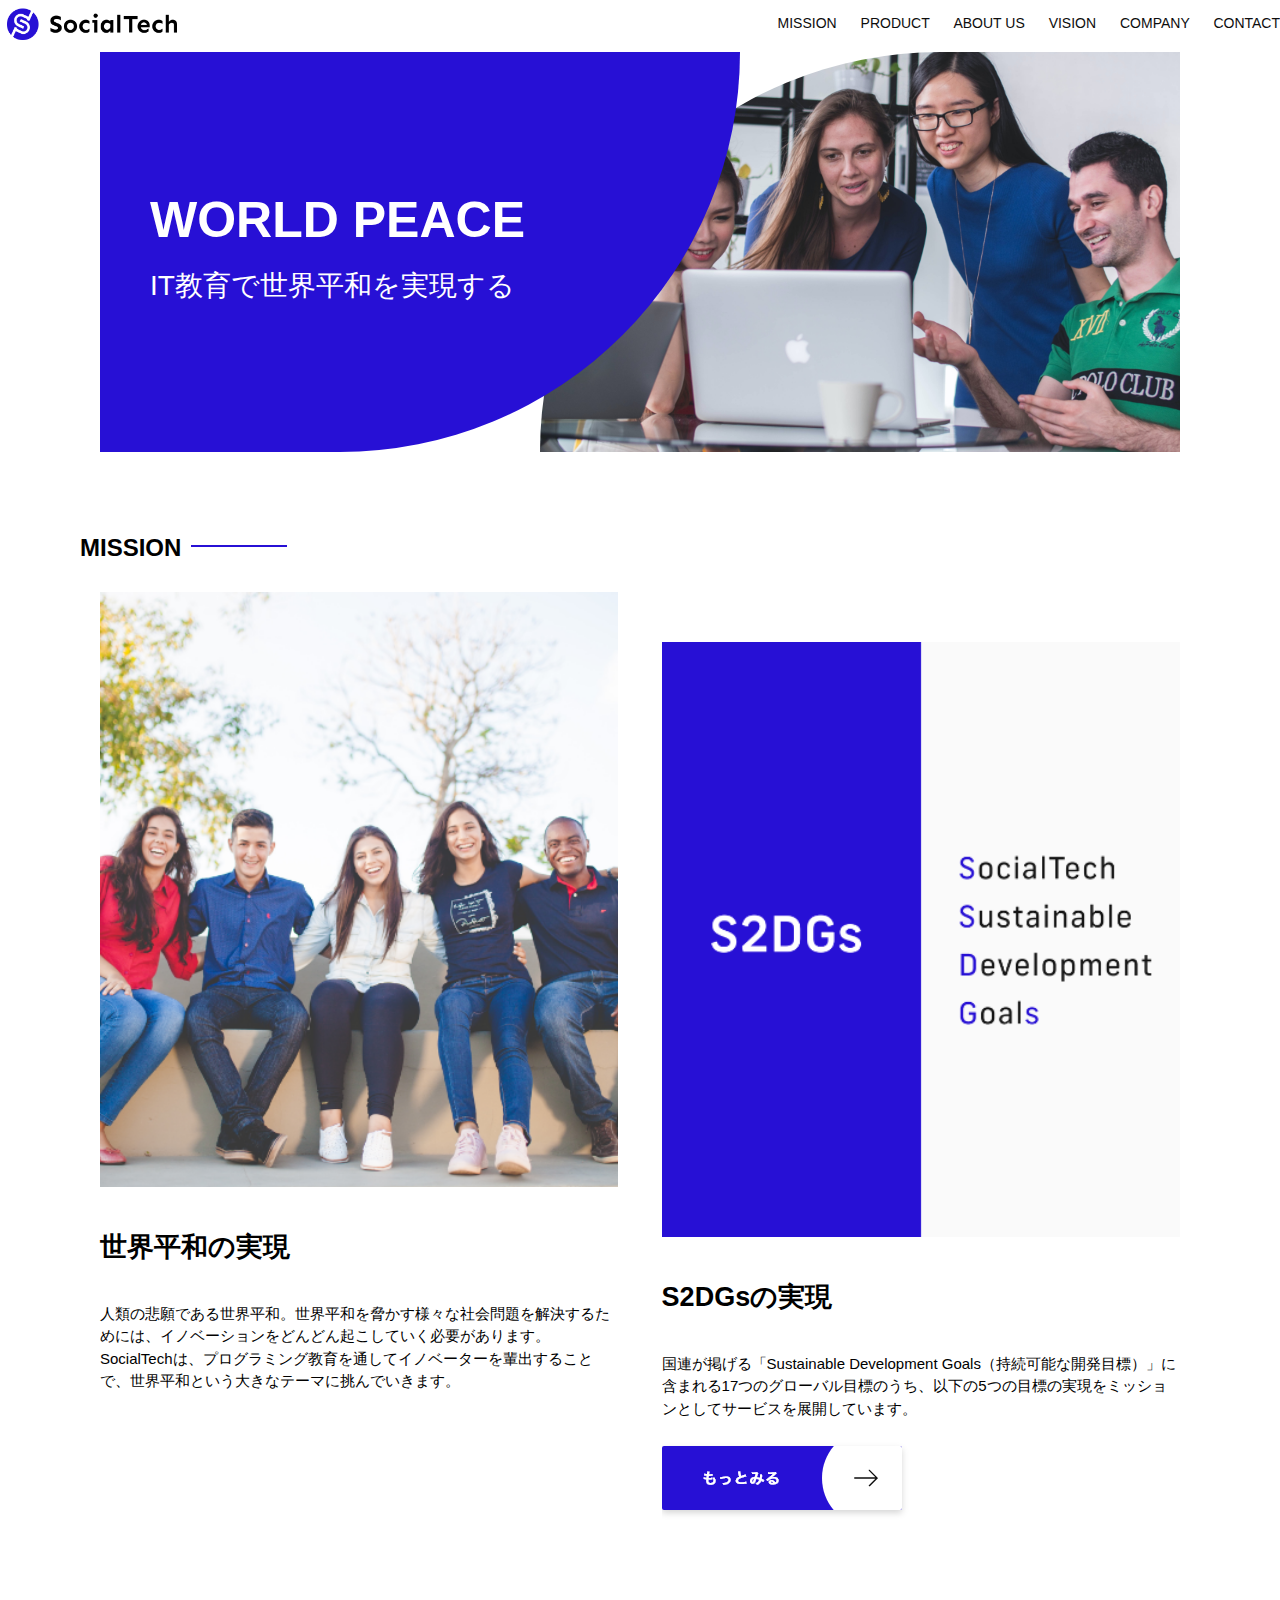
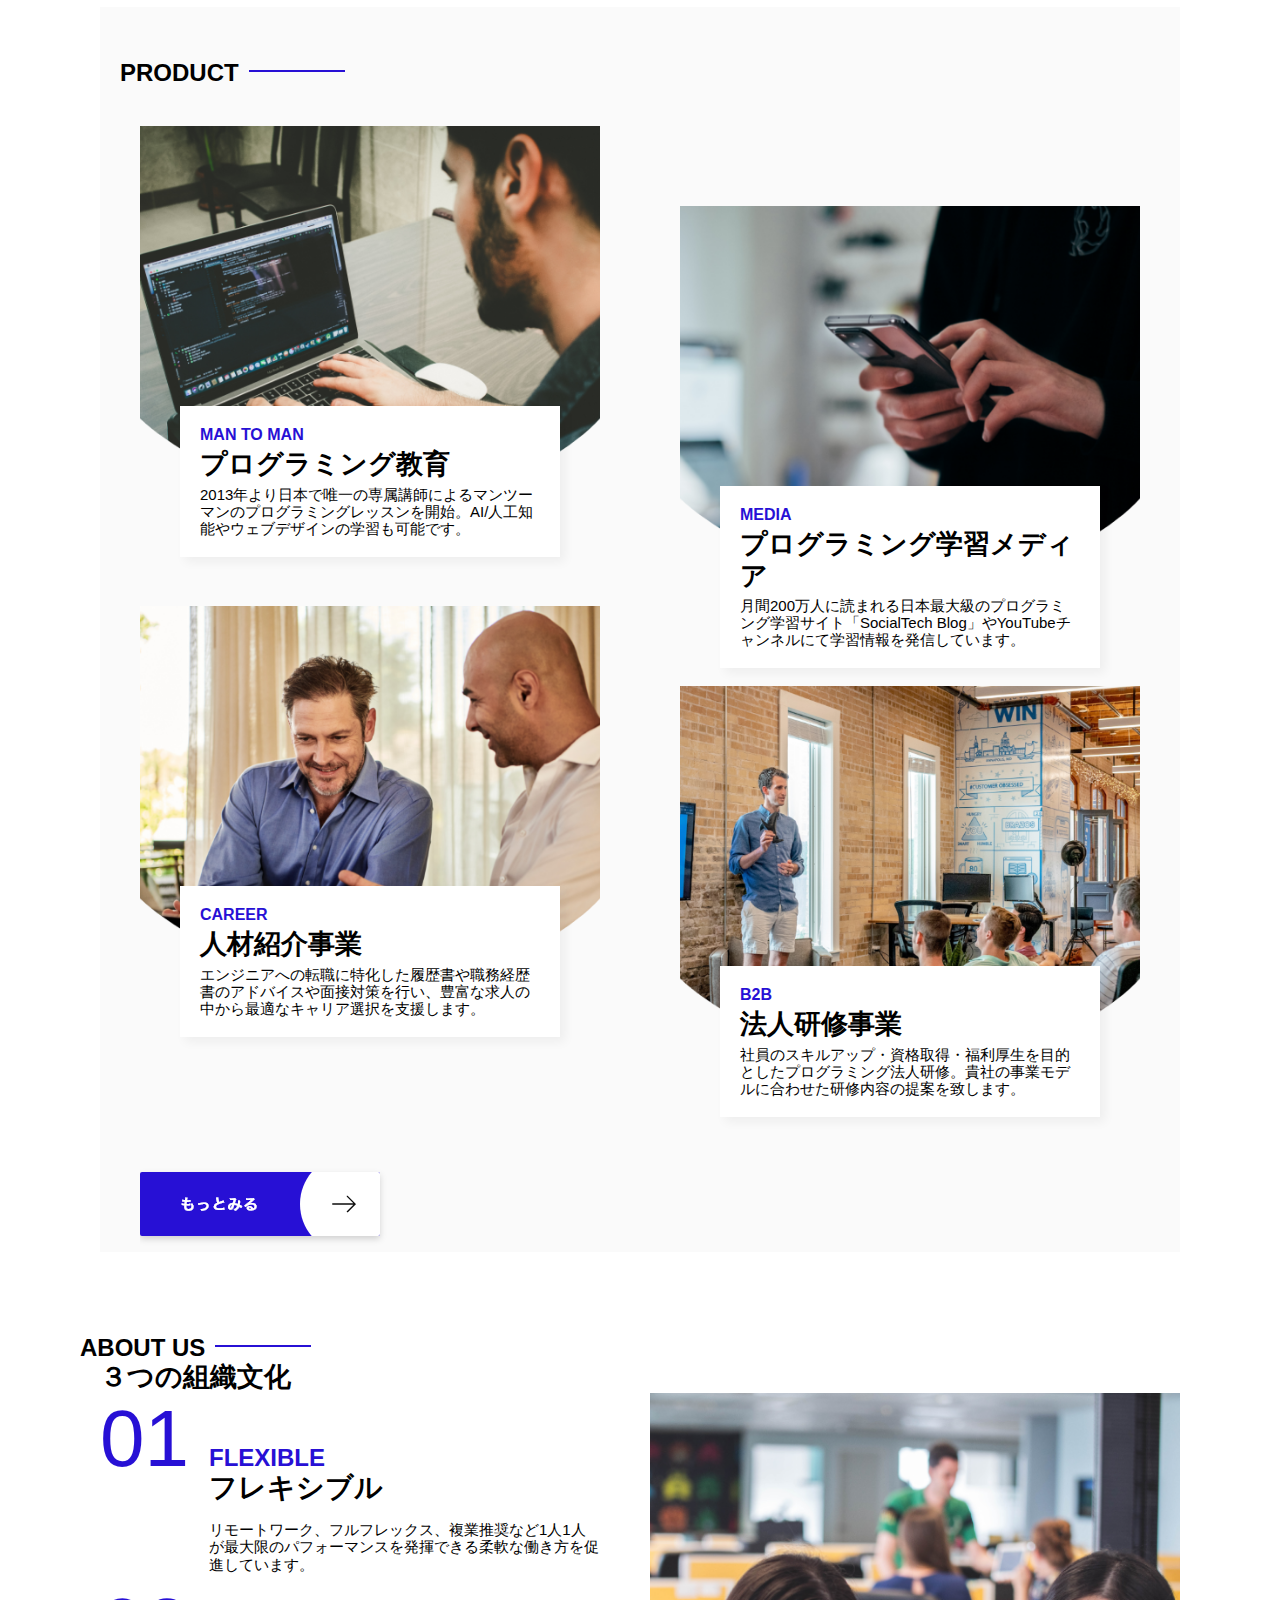
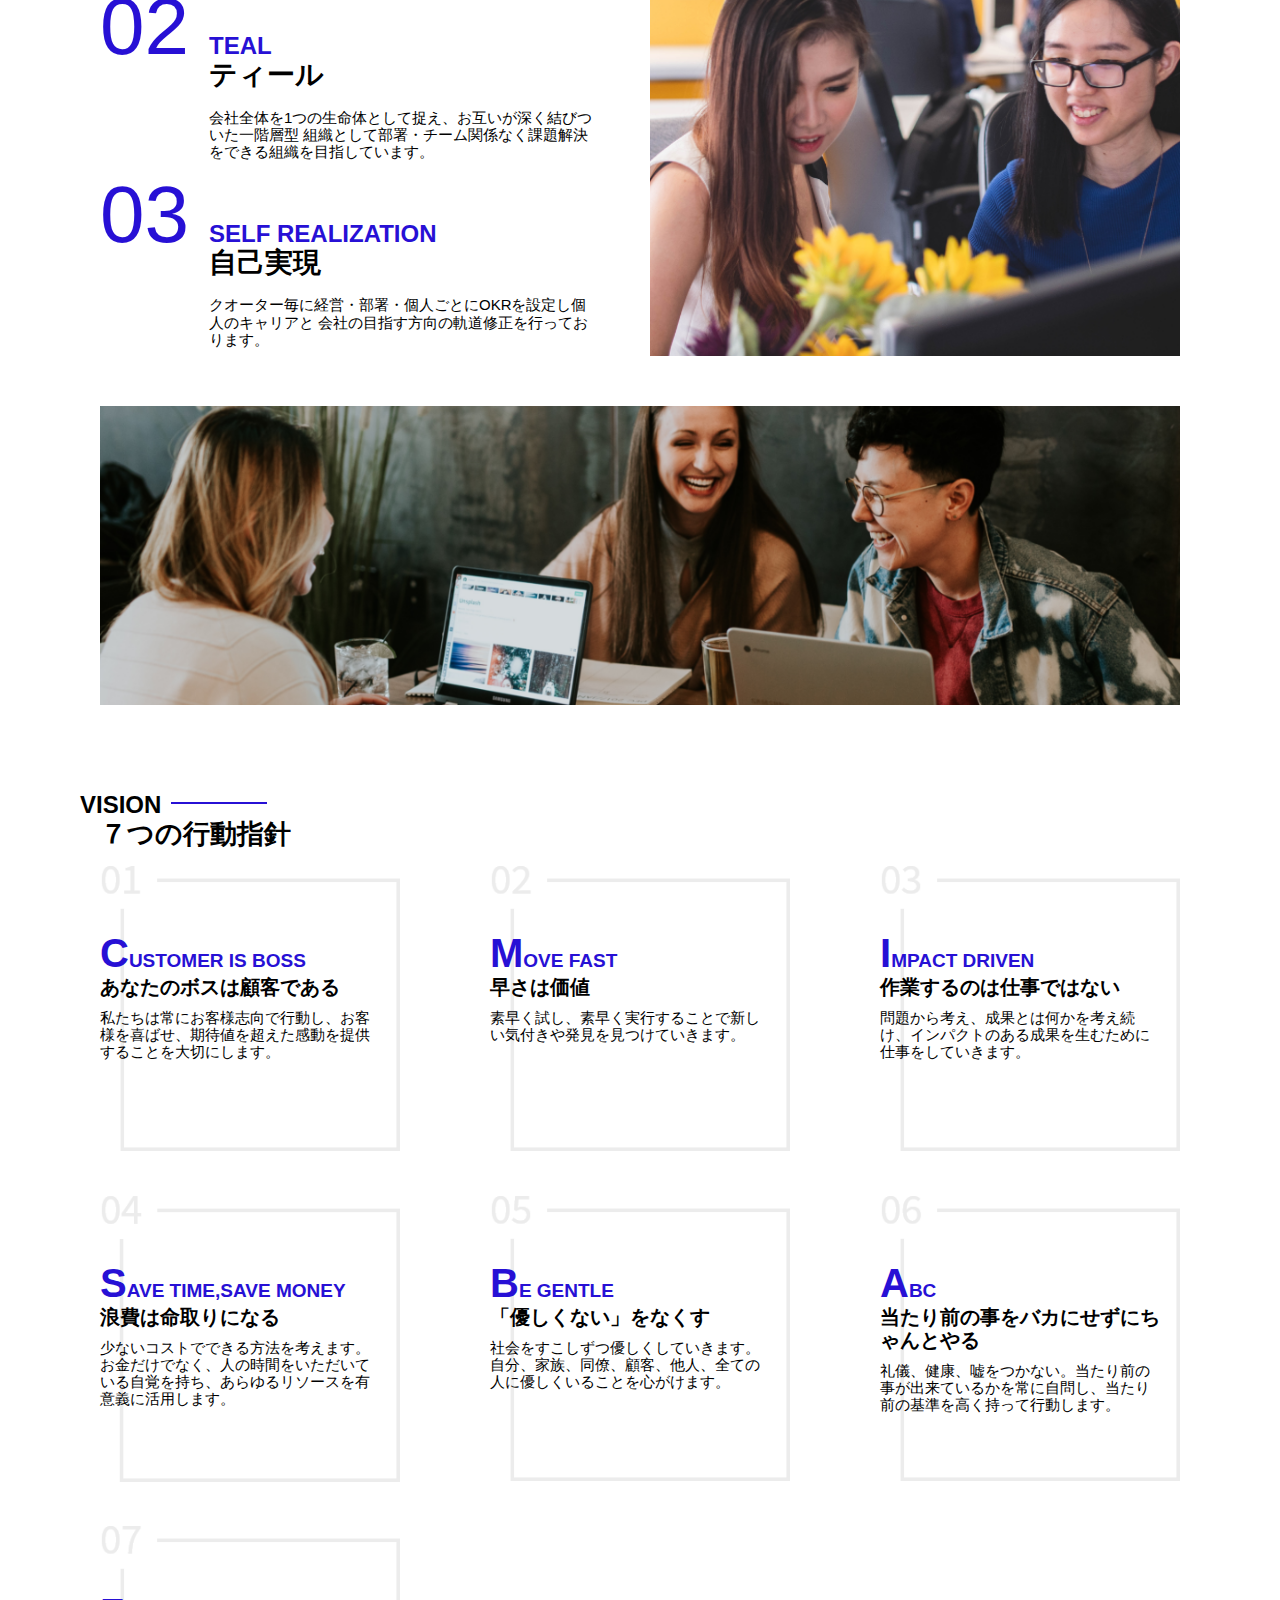
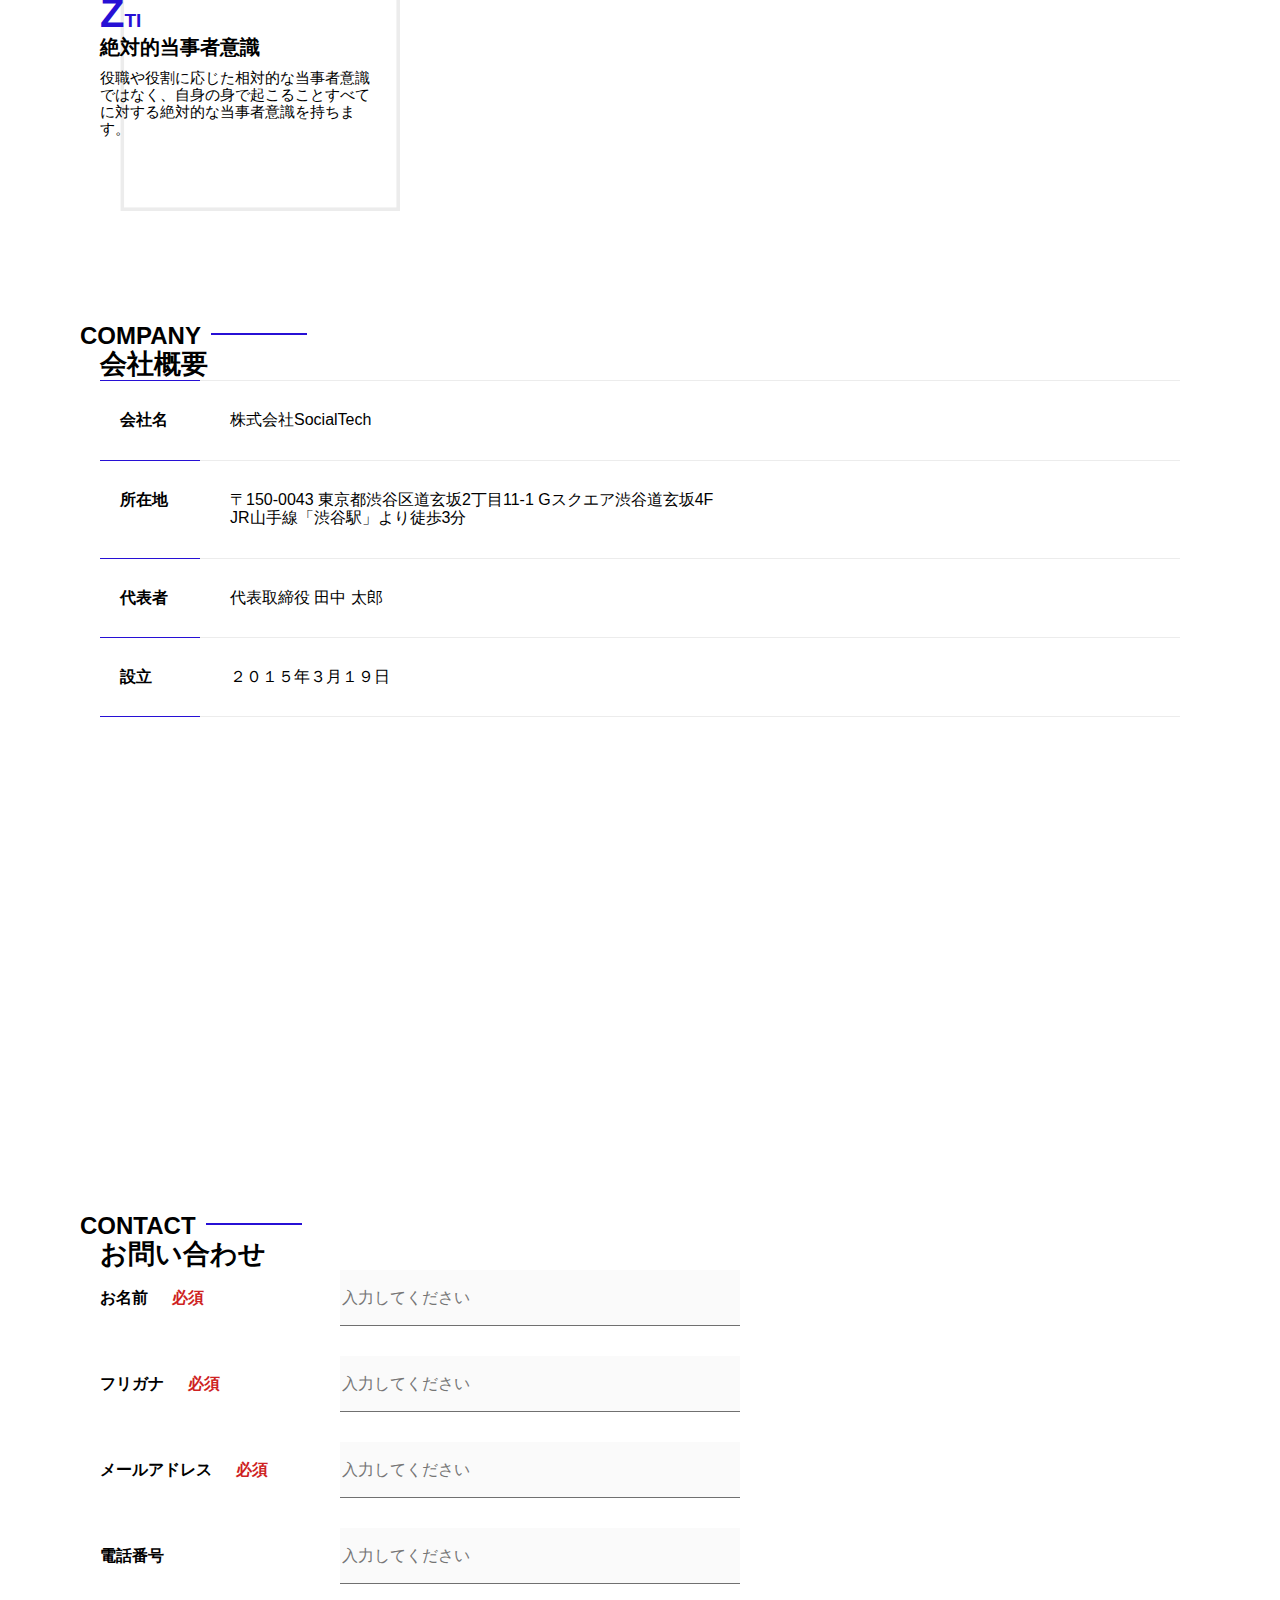
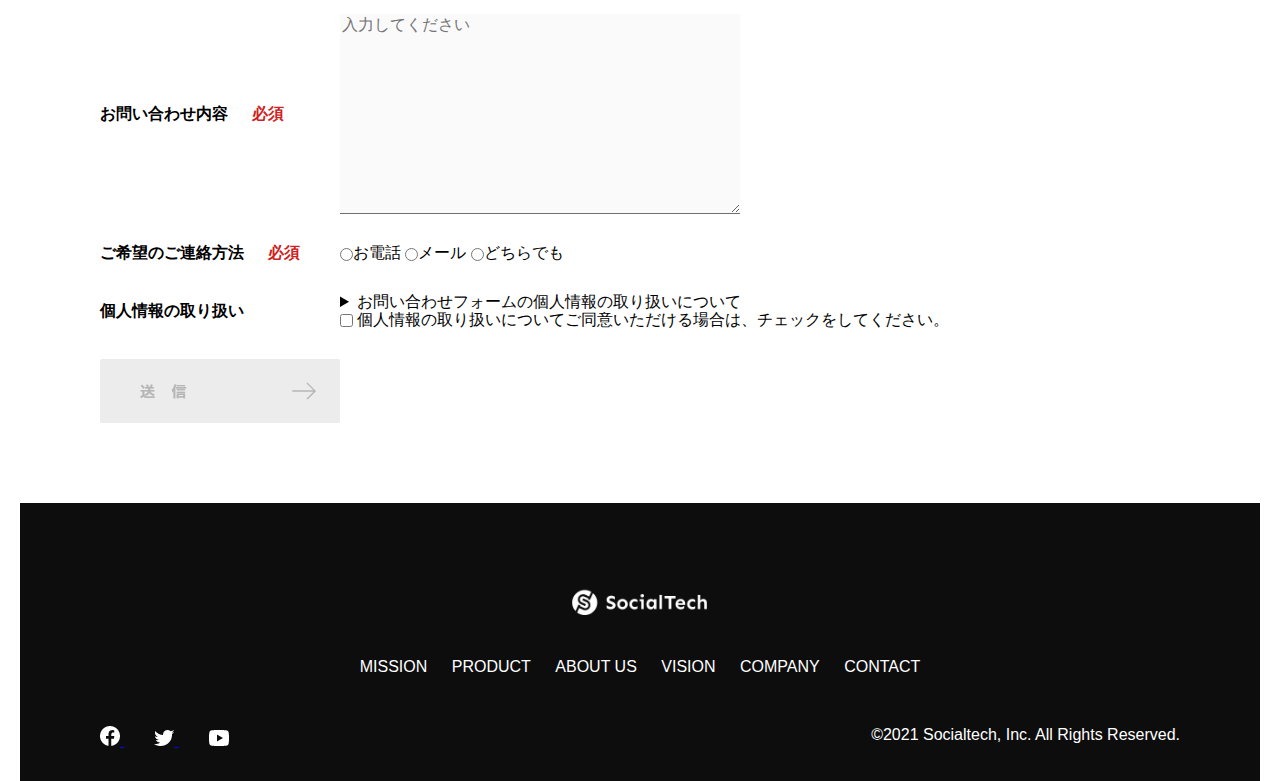
<file: socialtech/index.html>
<!DOCTYPE html>
<html lang="ja">
  <head>
    <title>SocialTech</title>
    <meta
      name="description"
      content="SocialTechはEdtTech業界のリーディングカンパニーを目指します。" />
    <meta charset="UTF-8" />
    <meta name="viewport" content="width=device-width,initial-scale=1.0" />
    <link rel="stylesheet" href="reset-normalize.css" />
    <link rel="stylesheet" href="style.css" />
    <link rel="stylesheet" href="mission_style.css" />
  </head>
  <body>
    <!-- ヘッダー -->
    <header>
      <!-- ロゴ -->
      <a href="index.html" id="logo"><img src="logo.png" alt="トップページに戻る" /></a>

      <!-- PC用ナビゲーション -->
      <nav id="nav-pc">
        <a href="mission.html">MISSION</a>
        <a href="product.html">PRODUCT</a>
        <a href="index.html#aboutus">ABOUT US</a>
        <a href="index.html#vision">VISION</a>
        <a href="index.html#company">COMPANY</a>
        <a href="index.html#contact">CONTACT</a>
      </nav>
      <!-- スマホ用メニューボタン -->
      <img
        id="menu-sp"
        src="button-menu.png"
        alt="ナビゲーションを開く"
        onclick="document.getElementById('nav-sp').style.display='block'" />
      <!-- スマホ用ナビゲーション -->
      <nav id="nav-sp">
        <img
          id="close"
          src="button-close.png"
          alt="ナビゲーションを閉じる"
          onclick="document.getElementById('nav-sp').style.display='none'" />
        <a
          id="logo-sp"
          href="index.html"
          onclick="document.getElementById('nav-sp').style.display='none'">
          <img src="logo-sp.png" alt="トップページに戻る" />
        </a>
        <a
          class="menu"
          href="mission.html"
          onclick="document.getElementById('nav-sp').style.display='none'">
          MISSION
        </a>
        <a
          class="menu"
          href="product.html"
          onclick="document.getElementById('nav-sp').style.display='none'">
          PRODUCT
        </a>
        <a
          class="menu"
          href="index.html#aboutus"
          onclick="document.getElementById('nav-sp').style.display='none'">
          ABOUT US
        </a>
        <a
          class="menu"
          href="index.html#vision"
          onclick="document.getElementById('nav-sp').style.display='none'">
          VISION
        </a>
        <a
          class="menu"
          href="index.html#company"
          onclick="document.getElementById('nav-sp').style.display='none'">
          COMPANY
        </a>
        <a
          class="menu"
          href="index.html#contact"
          onclick="document.getElementById('nav-sp').style.display='none'">
          CONTACT
        </a>
        <div id="sns">
          <a href="https://www.facebook.com/sejuku2013">
            <img src="button-facebook.png" alt="Facebookのリンク" />
          </a>
          <a href="https://twitter.com/samuraijuku">
            <img src="button-twitter.png" alt="Twitterのリンク" />
          </a>
          <a href="https://www.youtube.com/channel/UCCFOQO5aDK0xXam4cUQXT8g">
            <img src="button-youtube.png" alt="YouTubeのリンク" />
          </a>
        </div>
      </nav>
    </header>

    <!-- メインコンテンツ -->
    <main>
      <article class="container">
        <!-- メインビジュアル -->
        <section id="main-visual">
          <div id="main-message">
            <h1>WORLD PEACE</h1>
            <p>IT教育で世界平和を実現する</p>
          </div>
          <img src="index/index-main.png" alt="PCの周りに集まる多国籍の仲間たち" />
        </section>

        <!-- ミッション -->
        <section id="mission">
          <h2 class="index-h2">MISSION</h2>
          <div id="mission-flex">
            <div>
              <img
                id="mission-photo"
                src="index/index-mission.png"
                alt="屋外のベンチで写真を撮影する多国籍の仲間たち" />
              <h3>世界平和の実現</h3>
              <p>
                人類の悲願である世界平和。世界平和を脅かす様々な社会問題を解決するためには、イノベーションをどんどん起こしていく必要があります。SocialTechは、プログラミング教育を通してイノベーターを輩出することで、世界平和という大きなテーマに挑んでいきます。
              </p>
            </div>

            <div>
              <img id="s2dgs" src="index/s2dgs.png" alt="S2DGs" />
              <h3>S2DGsの実現</h3>
              <p>
                国連が掲げる「Sustainable Development
                Goals（持続可能な開発目標）」に含まれる17つのグローバル目標のうち、以下の5つの目標の実現をミッションとしてサービスを展開しています。
              </p>
              <a href="mission.html">
                <img src="button-more.png" alt="もっとみる" />
              </a>
            </div>
          </div>
        </section>

        <!-- プロダクト -->
        <section id="product">
          <h2 class="index-h2">PRODUCT</h2>
          <div class="product-flex">
            <div id="product-left">
              <div>
                <img
                  class="product-photo"
                  src="index/index-mantoman.png"
                  alt="PCでコードを書く男性" />
                <div class="product-explain">
                  <span>MAN TO MAN</span>
                  <h3>プログラミング教育</h3>
                  <p>
                    2013年より日本で唯一の専属講師によるマンツーマンのプログラミングレッスンを開始。AI/人工知能やウェブデザインの学習も可能です。
                  </p>
                </div>
              </div>
              <div>
                <img
                  class="product-photo"
                  src="index/index-career.png"
                  alt="笑顔で話し合う2人の男性" />
                <div class="product-explain">
                  <span>CAREER</span>
                  <h3>人材紹介事業</h3>
                  <p>
                    エンジニアへの転職に特化した履歴書や職務経歴書のアドバイスや面接対策を行い、豊富な求人の中から最適なキャリア選択を支援します。
                  </p>
                </div>
              </div>
            </div>

            <div id="product-right">
              <div>
                <img
                  class="product-photo"
                  src="index/index-media.png"
                  alt="スマートフォンを操作する人" />
                <div class="product-explain">
                  <span>MEDIA</span>
                  <h3>プログラミング学習メディア</h3>
                  <p>
                    月間200万人に読まれる日本最大級のプログラミング学習サイト「SocialTech
                    Blog」やYouTubeチャンネルにて学習情報を発信しています。
                  </p>
                </div>
              </div>
              <div>
                <img
                  class="product-photo"
                  src="index/index-b2b.png"
                  alt="講演中の男性とそれを聴く人々" />
                <div class="product-explain">
                  <span>B2B</span>
                  <h3>法人研修事業</h3>
                  <p>
                    社員のスキルアップ・資格取得・福利厚生を目的としたプログラミング法人研修。貴社の事業モデルに合わせた研修内容の提案を致します。
                  </p>
                </div>
              </div>
            </div>
          </div>
          <div>
            <a id="product-more" href="product.html">
              <img src="button-more.png" alt="もっとみる" />
            </a>
          </div>
        </section>

        <!-- ABOUT US -->
        <section id="aboutus">
          <h2 class="index-h2">ABOUT US</h2>
          <h3>３つの組織文化</h3>
          <div>
            <table class="culture-table">
              <tr>
                <td>
                  <span class="culture-num">01</span>
                </td>
                <td>
                  <span class="culture-en">FLEXIBLE</span>
                  <span class="culture-jp">フレキシブル</span>
                </td>
              </tr>
              <tr>
                <td>
                  <!-- 空白のセル -->
                </td>
                <td>
                  <p class="culture-descroption">
                    リモートワーク、フルフレックス、複業推奨など1人1人が最大限のパフォーマンスを発揮できる柔軟な働き方を促進しています。
                  </p>
                </td>
              </tr>
              <tr>
                <td>
                  <span class="culture-num">02</span>
                </td>
                <td>
                  <span class="culture-en">TEAL</span>
                  <span class="culture-jp">ティール</span>
                </td>
              </tr>
              <tr>
                <td>
                  <!-- 空白のセル -->
                </td>
                <td>
                  <p class="culture-descroption">
                    会社全体を1つの生命体として捉え、お互いが深く結びついた一階層型
                    組織として部署・チーム関係なく課題解決をできる組織を目指しています。
                  </p>
                </td>
              </tr>
              <tr>
                <td>
                  <span class="culture-num">03</span>
                </td>
                <td>
                  <span class="culture-en">SELF REALIZATION</span>
                  <span class="culture-jp">自己実現</span>
                </td>
              </tr>
              <tr>
                <td>
                  <!-- 空白のセル -->
                </td>
                <td>
                  <p class="culture-descroption">
                    クオーター毎に経営・部署・個人ごとにOKRを設定し個人のキャリアと
                    会社の目指す方向の軌道修正を行っております。
                  </p>
                </td>
              </tr>
            </table>
            <img id="culture-img1" src="index/index-aboutus1.png" alt="笑顔で話し合う2人の女性" />
          </div>
          <img id="culture-img2" src="index/index-aboutus2.png" alt="笑顔で話し合う2人の女性" />
        </section>

        <!-- VISION -->
        <section id="vision">
          <h2 class="index-h2">VISION</h2>
          <h3>７つの行動指針</h3>
          <div>
            <div class="vision-box">
              <img src="index/vision-01.png" alt="01" />
              <span>
                <h4>CUSTOMER IS BOSS</h4>
                <h5>あなたのボスは顧客である</h5>
                <p>
                  私たちは常にお客様志向で行動し、お客様を喜ばせ、期待値を超えた感動を提供することを大切にします。
                </p>
              </span>
            </div>
            <div class="vision-box">
              <img src="index/vision-02.png" alt="02" />
              <span>
                <h4>MOVE FAST</h4>
                <h5>早さは価値</h5>
                <p>素早く試し、素早く実行することで新しい気付きや発見を見つけていきます。</p>
              </span>
            </div>
            <div class="vision-box">
              <img src="index/vision-03.png" alt="03" />
              <span>
                <h4>IMPACT DRIVEN</h4>
                <h5>作業するのは仕事ではない</h5>
                <p>
                  問題から考え、成果とは何かを考え続け、インパクトのある成果を生むために仕事をしていきます。
                </p>
              </span>
            </div>
            <div class="vision-box">
              <img src="index/vision-04.png" alt="04" />
              <span>
                <h4>SAVE TIME,SAVE MONEY</h4>
                <h5>浪費は命取りになる</h5>
                <p>
                  少ないコストでできる方法を考えます。お金だけでなく、人の時間をいただいている自覚を持ち、あらゆるリソースを有意義に活用します。
                </p>
              </span>
            </div>
            <div class="vision-box">
              <img src="index/vision-05.png" alt="05" />
              <span>
                <h4>BE GENTLE</h4>
                <h5>「優しくない」をなくす</h5>
                <p>
                  社会をすこしずつ優しくしていきます。自分、家族、同僚、顧客、他人、全ての人に優しくいることを心がけます。
                </p>
              </span>
            </div>
            <div class="vision-box">
              <img src="index/vision-06.png" alt="06" />
              <span>
                <h4>ABC</h4>
                <h5>当たり前の事をバカにせずにちゃんとやる</h5>
                <p>
                  礼儀、健康、嘘をつかない。当たり前の事が出来ているかを常に自問し、当たり前の基準を高く持って行動します。
                </p>
              </span>
            </div>
            <div class="vision-box">
              <img src="index/vision-07.png" alt="07" />
              <span>
                <h4>ZTI</h4>
                <h5>絶対的当事者意識</h5>
                <p>
                  役職や役割に応じた相対的な当事者意識ではなく、自身の身で起こることすべてに対する絶対的な当事者意識を持ちます。
                </p>
              </span>
            </div>
          </div>
        </section>

        <!-- COMPANY -->
        <section id="company">
          <h2 class="index-h2">COMPANY</h2>
          <h3>会社概要</h3>
          <table id="company-table">
            <tr>
              <th class="tableheadder-first">会社名</th>
              <td class="cell-first">株式会社SocialTech</td>
            </tr>
            <tr>
              <th class="tableheadder">所在地</th>
              <td class="cell">
                〒150-0043 東京都渋谷区道玄坂2丁目11-1 Gスクエア渋谷道玄坂4F<br />JR山手線「渋谷駅」より徒歩3分
              </td>
            </tr>
            <tr>
              <th class="tableheadder">代表者</th>
              <td class="cell">代表取締役 田中 太郎</td>
            </tr>
            <tr>
              <th class="tableheadder">設立</th>
              <td class="cell">２０１５年３月１９日</td>
            </tr>
          </table>
          <iframe
            src="https://www.google.com/maps/embed?pb=!1m18!1m12!1m3!1d6483.500926183388!2d139.6983447!3d35.6585192!2m3!1f0!2f0!3f0!3m2!1i1024!2i768!4f13.1!3m3!1m2!1s0x60188ca992d6d86f%3A0x3cb8d19be083787!2z44CSMTUwLTAwNDM!5e0!3m2!1sja!2sjp!4v1676100847242!5m2!1sja!2sjp"
            width="600"
            height="450"
            style="border: 0"
            allowfullscreen=""
            loading="lazy"
            referrerpolicy="no-referrer-when-downgrade">
          </iframe>
        </section>

        <!-- CONTACT -->
        <section id="contact">
          <h2 class="index-h2">CONTACT</h2>
          <h3>お問い合わせ</h3>
          <!-- STATIC FORMSのフォームタグ -->
          <form action="https://api.staticforms.xyz/submit" method="post">
            <!-- スパム保護 -->
            <input type="text" name="honeypot" style="display: none" />
            <!-- STATIC FORMSのアクセスキー -->
            <input type="hidden" name="accessKey" value="f3ac40f7-c999-4bca-9959-da118b30fbce" />
            <!--メールのタイトル-->
            <input type="hidden" name="subject" value="お問い合わせフォーム" />
            <!-- 送信先のメールアドレスをvalueに設定する -->
            <input type="hidden" name="replyTo" value="moonlightboy7s@yahoo.co.jp" />
            <!-- redirectToのURLは公開後のURLへリンクする -->
            <input type="hidden" name="redirectTo" value="" />

            <div>
              <div class="contact-heading">
                <label class="contact-label"
                  >お名前
                  <span class="contact-span">必須</span>
                </label>
              </div>
              <div class="contact-textbox">
                <input
                  type="text"
                  name="name"
                  placeholder="入力してください"
                  class="contact-textbox" />
              </div>
            </div>
            <div>
              <div class="contact-heading">
                <label class="contact-label"
                  >フリガナ
                  <span class="contact-span">必須</span>
                </label>
              </div>
              <div class="contact-textbox">
                <input
                  type="text"
                  name="kana"
                  placeholder="入力してください"
                  class="contact-textbox" />
              </div>
            </div>
            <div>
              <div class="contact-heading">
                <label class="contact-label"
                  >メールアドレス
                  <span class="contact-span">必須</span>
                </label>
              </div>
              <div class="contact-textbox">
                <input
                  type="text"
                  name="email"
                  placeholder="入力してください"
                  class="contact-textbox" />
              </div>
            </div>
            <div>
              <div class="contact-heading">
                <label class="contact-label">電話番号</label>
              </div>
              <div class="contact-textbox">
                <input
                  type="text"
                  name="phone"
                  placeholder="入力してください"
                  class="contact-textbox" />
              </div>
            </div>
            <div>
              <div class="contact-heading">
                <label class="contact-label"
                  >お問い合わせ内容
                  <span class="contact-span">必須</span>
                </label>
              </div>
              <div class="contact-textarea">
                <textarea
                  name="message"
                  placeholder="入力してください"
                  class="contact-textarea"></textarea>
              </div>
            </div>
            <div>
              <div class="contact-heading">
                <label class="contact-label"
                  >ご希望のご連絡方法
                  <span class="contact-span">必須</span>
                </label>
              </div>
              <div>
                <input class="radiobutton" type="radio" value="tel" name="contact" /><label
                  >お電話</label
                >
                <input class="radiobutton" type="radio" value="mail" name="contact" /><label
                  >メール</label
                >
                <input class="radiobutton" type="radio" value="both" name="contact" /><label
                  >どちらでも</label
                >
              </div>
            </div>
            <div>
              <div class="contact-heading">
                <label class="contact-label">個人情報の取り扱い</label>
              </div>
              <div>
                <details>
                  <summary>お問い合わせフォームの個人情報の取り扱いについて</summary>
                  <div>
                    <span>１．組織の名称又は氏名</span><br />
                    株式会社SocialTech<br /><br />
                    <span
                      >２．個人情報保護管理者（若しくはその代理人）の氏名又は職名、所属及び連絡先
                      鈴木 一郎 コーポレート部</span
                    ><br />
                    メールアドレス:support@socialtech.net<br />
                    TEL:03-xxxx-xxxx<br />
                    <span>３．個人情報の利用目的</span><br />
                    ・本サービス及び本サービスに関連する情報の提供又はそれらに関する連絡のため<br />
                    ・ユーザーの本人確認のため<br />
                    ・当社サービスのご案内のため<br />
                    ・当社の商品等の広告または宣伝（電子メールによるものを含むものとします。）<br /><br />
                    <span>４．個人情報の取り扱い業務の委託</span><br />
                    個人情報の取扱業務の全部または一部を外部に業務委託する場合があります。<br />
                    その際、弊社は、個人情報を適切に保護できる管理体制を敷き実行していることを条件として<br />
                    委託先を厳選したうえで、機密保持契約を委託先と締結し、お客様の個人情報を厳密に管理させます。<br /><br />
                    <span>５．個人情報の開示等の請求</span><br />
                    お客様は、弊社に対してご自身の個人情報の開示等（利用目的の通知、開示、内容の訂正・追加・削除、利用の停止または消去、第三者への提供の停止）に関して、当社問合わせ窓口に申し出ることができます。<br />
                    その際、弊社はお客様ご本人を確認させていただいたうえで、合理的な期間内に対応いたします。<br /><br />
                    なお、個人情報に関する弊社問合わせ先は、次の通りです。<br /><br />
                    株式会社SocialTech 個人情報問合せ窓口<br />
                    〒150-0043 東京都渋谷区道玄坂2丁目11-1 Ｇスクエア渋谷道玄坂 4F<br />
                    メールアドレス:support@socialtech.net TEL:03-xxxx-xxxx<br /><br />
                    <span>６．個人情報を提供されることの任意性について</span><br /><br />
                    お客様がご自身の個人情報を弊社に提供されるか否かは、お客様のご判断によりますが、もしご提供されない場合には、適切なサービスが提供できない場合がありますので予めご了承ください。
                  </div>
                </details>
                <input type="checkbox" name="agree" />
                <span
                  >個人情報の取り扱いについてご同意いただける場合は、チェックをしてください。</span
                >
              </div>
            </div>
            <input type="image" src="button-submit.png" alt="送信する" />
          </form>
        </section>
      </article>
    </main>
    <footer>
      <div id="footer-logo">
        <img src="logo-sp.png" alt="SocialTech" />
      </div>
      <div id="footer-link">
        <a href="mission.html">MISSION</a>
        <a href="product.html">PRODUCT</a>
        <a href="index.html#aboutus">ABOUT US</a>
        <a href="index.html#vision">VISION</a>
        <a href="index.html#company">COMPANY</a>
        <a href="index.html#contact">CONTACT</a>
      </div>
      <div id="sns-footer">
        <a href="https://www.facebook.com/sejuku2013">
          <img src="button-facebook.png" alt="Facebookのリンク" />
        </a>
        <a href="https://twitter.com/samuraijuku">
          <img src="button-twitter.png" alt="Twitterのリンク" />
        </a>
        <a href="https://www.youtube.com/channel/UCCFOQO5aDK0xXam4cUQXT8g">
          <img src="button-youtube.png" alt="YouTubeのリンク" />
        </a>
        <span id="copyright">&copy;2021 Socialtech, Inc. All Rights Reserved.</span>
      </div>
    </footer>
  </body>
</html>
</file>
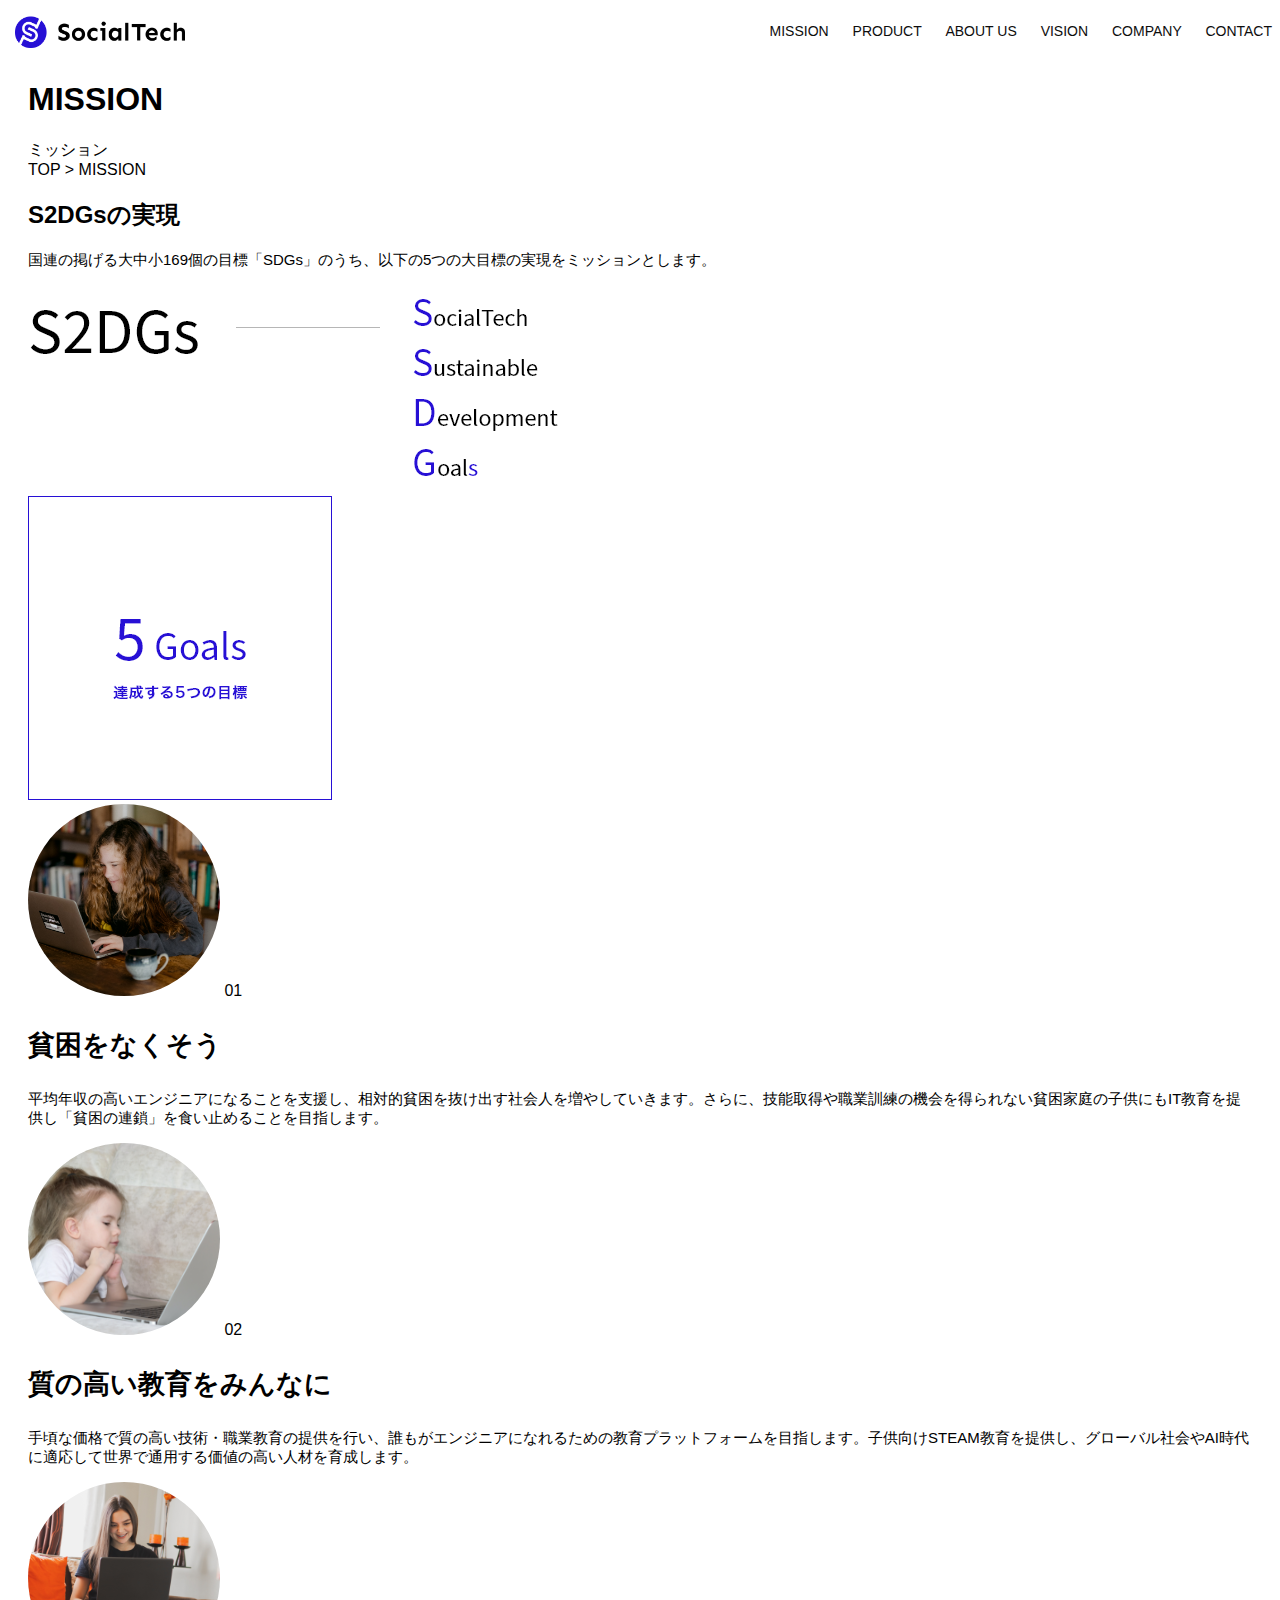
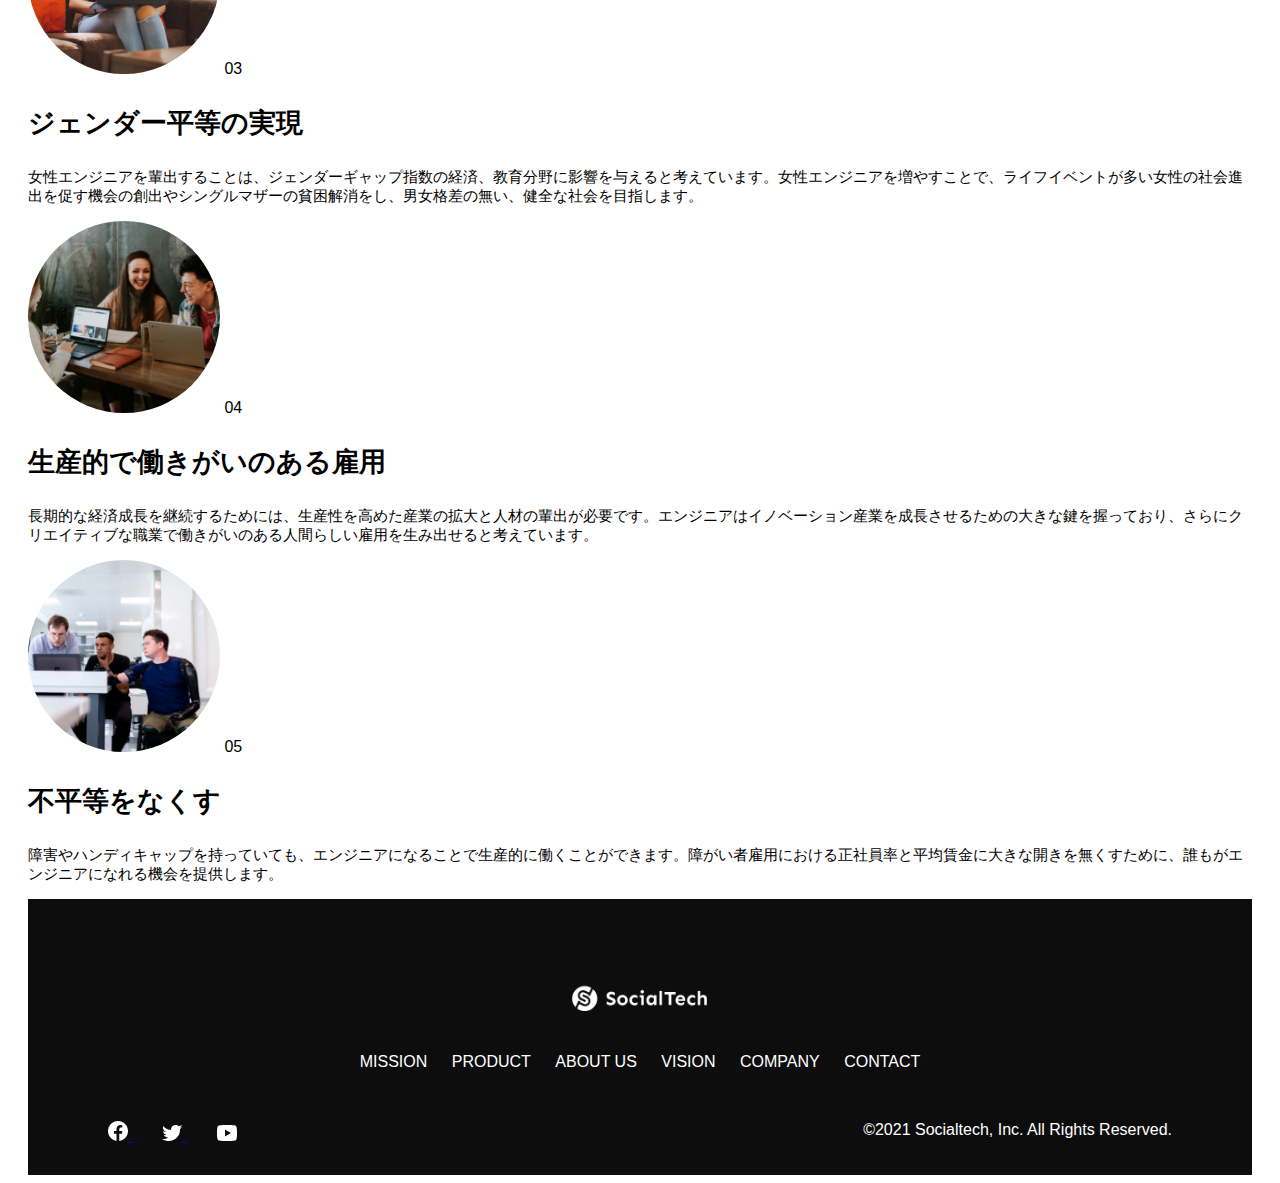
<file: socialtech/mission.html>
<!DOCTYPE html>
<html>
    <head>
        <title>SocialTech - MISSION ミッション -</title>
        <meta name="description" content="SocialTechが目指す5つの目標（S2DGs）を紹介します">
        <meta name="viewport" content="width=device-width,initial-scale=1.0">
        <meta charset="utf-8">
        <link rel="stylesheet" href="style.css">
    </head>
      <body>
        <header>
          <!-- ロゴ -->
          <a href="index.html" id="logo"><img src="logo.png" alt="トップページに戻る"></a>

            <!-- PC用ナビゲーション -->
            <nav id="nav-pc">
                <a href="mission.html">MISSION</a>
                <a href="product.html">PRODUCT</a>
                <a href="index.html#aboutus">ABOUT US</a>
                <a href="index.html#vision">VISION</a>
                <a href="index.html#company">COMPANY</a>
                <a href="index.html#contact">CONTACT</a>
            </nav>
            <!-- スマホ用メニューボタン -->
            <img id="menu-sp" src="button-menu.png" alt="ナビゲーションを開く" onclick="document.getElementById('nav-sp').style.display='block'">
            <!-- スマホ用ナビゲーション -->
            <nav id="nav-sp">
              <img id="close" src="button-close.png" alt="ナビゲーションを閉じる" onclick="document.getElementById('nav-sp').style.display='none'">
              <a id="logo-sp" href="index.html" onclick="document.getElementById('nav-sp').style.display='none'">
              <img src="logo-sp.png" alt="トップページに戻る">
              </a>
              <a class="menu" href="mission.html" onclick="document.getElementById('nav-sp').style.display='none'">
              MISSION
              </a>
              <a class="menu" href="product.html" onclick="document.getElementById('nav-sp').style.display='none'">
              PRODUCT
              </a>
              <a class="menu" href="index.html#aboutus" onclick="document.getElementById('nav-sp').style.display='none'">
              ABOUT US
              </a>
              <a class="menu" href="index.html#vision" onclick="document.getElementById('nav-sp').style.display='none'">
              VISION
              </a>
              <a class="menu" href="index.html#company" onclick="document.getElementById('nav-sp').style.display='none'">
              COMPANY
              </a>
              <a class="menu" href="index.html#contact" onclick="document.getElementById('nav-sp').style.display='none'">
              CONTACT
              </a>
              <div id="sns">
                <a href="https://www.facebook.com/sejuku2013">
                  <img src="button-facebook.png" alt="Facebookのリンク">
                </a>
                <a href="https://twitter.com/samuraijuku">
                  <img src="button-twitter.png" alt="Twitterのリンク">
                </a>
                <a href="https://www.youtube.com/channel/UCCFOQO5aDK0xXam4cUQXT8g">
                  <img src="button-youtube.png" alt="YouTubeのリンク">
                </a>
              </div>
            </nav>
        </header>
        <main>
            <article>
              <!-- missionのメインビジュアル -->
              <section id="mission-main">
                <div id="mission-title">
                  <h1>MISSION</h1>
                  <span>ミッション</span>
                  <div>
                    TOP > MISSION
                  </div>
                </div>
              </section>
              <!-- missionのS2DGsセクション -->
              <section id="mission-s2dgs">
                <h2 class="mission-h2">S2DGsの実現</h2>
                <p>国連の掲げる大中小169個の目標「SDGs」のうち、以下の5つの大目標の実現をミッションとします。</p>
                <img src="mission/mission-s2dgs.png" alt="S2DGs">
              </section>
              <!-- missionの５Goalsセクション -->
              <section id="mission-5goals">
                <div>
                  <img id="s2dgs-image" src="mission/mission-5goals.png" alt="5Goals">
                </div>
                <div>
                  <div class="mission-5goals-img-left">
                    <img src="mission/mission-5goals01.png" alt="PCを操作する女の子">
                    <span class="fivegoals-number">01</span>
                    <h3 class="fivegoals-h3">貧困をなくそう</h3>
                    <p class="fivegoals-p">平均年収の高いエンジニアになることを支援し、相対的貧困を抜け出す社会人を増やしていきます。さらに、技能取得や職業訓練の機会を得られない貧困家庭の子供にもIT教育を提供し「貧困の連鎖」を食い止めることを目指します。</p>
                  </div>
                  <div class="mission-5goals-img-right">
                    <img src="mission/mission-5goals02.png" alt="PCを見つめる小さい女の子">
                    <span class="fivegoals-number">02</span>
                    <h3 class="fivegoals-h3">質の高い教育をみんなに</h3>
                    <p class="fivegoals-p">手頃な価格で質の高い技術・職業教育の提供を行い、誰もがエンジニアになれるための教育プラットフォームを目指します。子供向けSTEAM教育を提供し、グローバル社会やAI時代に適応して世界で通用する価値の高い人材を育成します。</p>
                  </div>
                  <div class="mission-5goals-img-left">
                    <img src="mission/mission-5goals03.png" alt="PCを操作する女性">
                    <span class="fivegoals-number">03</span>
                    <h3 class="fivegoals-h3">ジェンダー平等の実現</h3>
                    <p class="fivegoals-p">女性エンジニアを輩出することは、ジェンダーギャップ指数の経済、教育分野に影響を与えると考えています。女性エンジニアを増やすことで、ライフイベントが多い女性の社会進出を促す機会の創出やシングルマザーの貧困解消をし、男女格差の無い、健全な社会を目指します。</p>
                  </div>
                  <div class="mission-5goals-img-right">
                    <img src="mission/mission-5goals04.png" alt="笑顔で話し合う3人の男女">
                    <span class="fivegoals-number">04</span>
                    <h3 class="fivegoals-h3">生産的で働きがいのある雇用</h3>
                    <p class="fivegoals-p">長期的な経済成長を継続するためには、生産性を高めた産業の拡大と人材の輩出が必要です。エンジニアはイノベーション産業を成長させるための大きな鍵を握っており、さらにクリエイティブな職業で働きがいのある人間らしい雇用を生み出せると考えています。</p>
                  </div>
                  <div class="mission-5goals-img-left">
                    <img src="mission/mission-5goals05.png" alt="障害を持つ男性が生き生きと働く様子">
                    <span class="fivegoals-number">05</span>
                    <h3 class="fivegoals-h3">不平等をなくす</h3>
                    <p class="fivegoals-p">障害やハンディキャップを持っていても、エンジニアになることで生産的に働くことができます。障がい者雇用における正社員率と平均賃金に大きな開きを無くすために、誰もがエンジニアになれる機会を提供します。</p>
                  </div>
                </div>
              </section>
            </article>
        </main>
        <footer>
            <div id="footer-logo">
              <img src="logo-sp.png" alt="SocialTech">
            </div>
            <div id="footer-link">
              <a href="mission.html">MISSION</a>
              <a href="product.html">PRODUCT</a>
              <a href="index.html#aboutus">ABOUT US</a>
              <a href="index.html#vision">VISION</a>
              <a href="index.html#company">COMPANY</a>
              <a href="index.html#contact">CONTACT</a>
            </div>
            <div id="sns-footer">
              <a href="https://www.facebook.com/sejuku2013">
                <img src="button-facebook.png" alt="Facebookのリンク">
              </a>
              <a href="https://twitter.com/samuraijuku">
                <img src="button-twitter.png" alt="Twitterのリンク">
              </a>
              <a href="https://www.youtube.com/channel/UCCFOQO5aDK0xXam4cUQXT8g">
                <img src="button-youtube.png" alt="YouTubeのリンク">
              </a>
              <span id="copyright">&copy;2021 Socialtech, Inc. All Rights Reserved. </span>
            </div>
        </footer>
      </body>
</html>
</file>
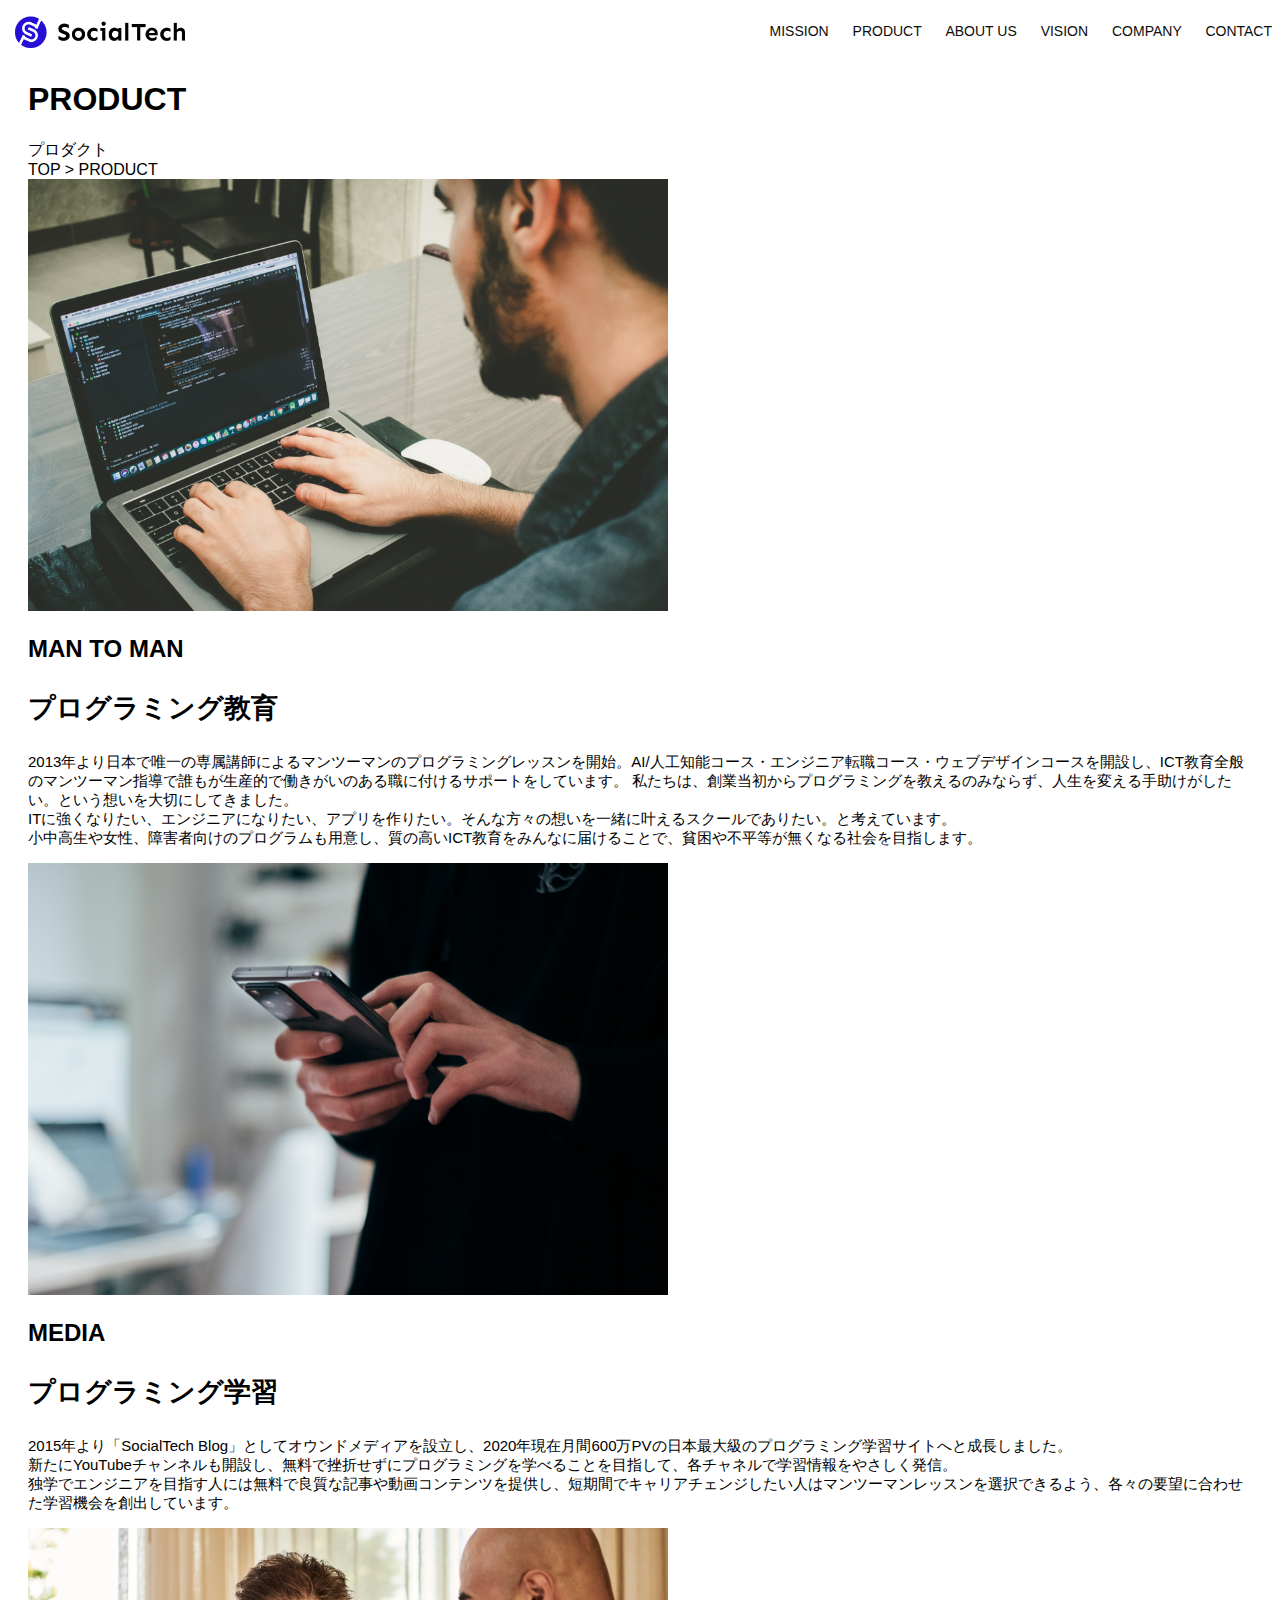
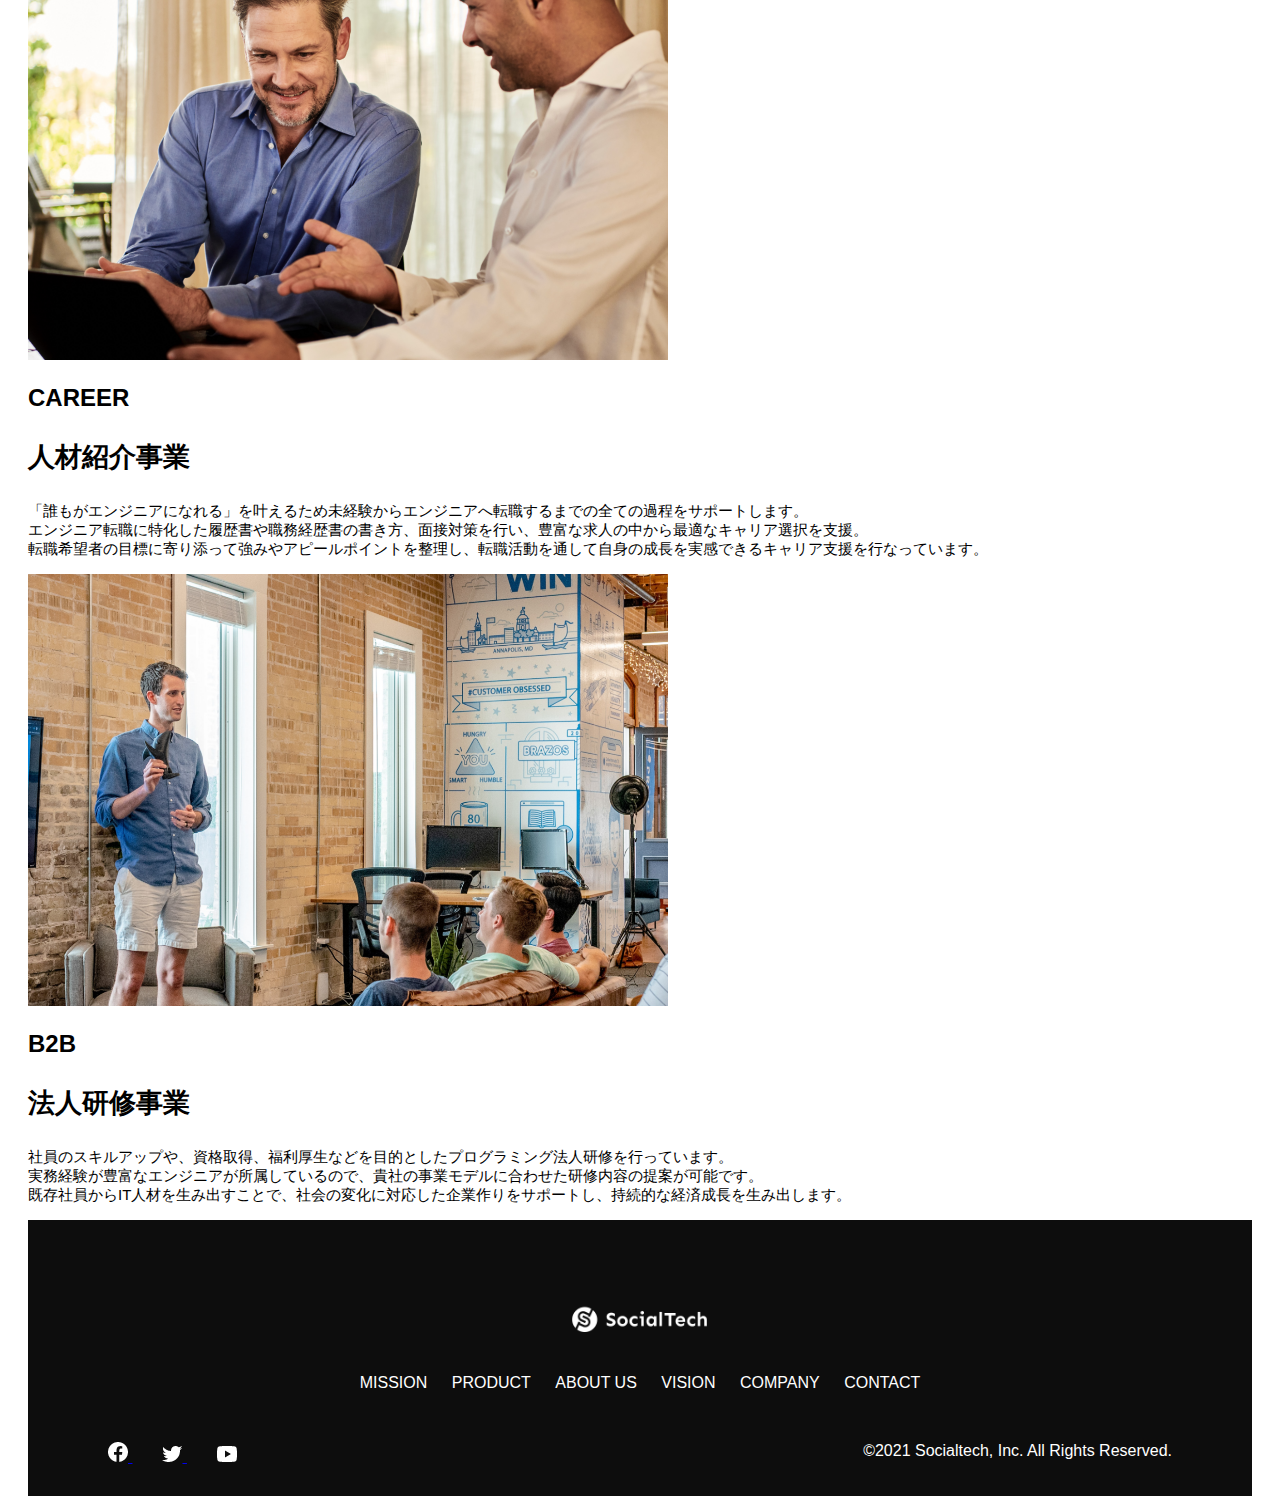
<file: socialtech/product.html>
<!DOCTYPE html>
<html>
    <head>
        <meta charset="utf-8">
        <title>SocialTech -PRODUCT プロダクト-</title>
        <meta name="description" content="SocialTechの4つのプロダクトを紹介します">
        <meta name="viewport" content="width=device-width,initial-scale=1.0">
        <link rel="stylesheet" href="style.css">
    </head>
    <body>
        <header>
            <a href="index.html" id="logo">
            <img src="logo.png" alt="トップページに戻る">
            </a>
            <nav id="nav-pc">
                <a href="mission.html">MISSION</a>
                <a href="product.html">PRODUCT</a>
                <a href="index.html#aboutus">ABOUT US</a>
                <a href="index.html#vision">VISION</a>
                <a href="index.html#company">COMPANY</a>
                <a href="index.html#contact">CONTACT</a>
            </nav>

            <img id="menu-sp" src="button-menu.png" alt="ナビゲーションを開く" onclick="document.getElementById('nav-sp').style.display='block'">
            <nav id="nav-sp">
                <img id="close" src="button-close.png" alt="ナビゲーションを閉じる" onclick="document.getElementById('nav-sp').style.display='none'">
                <a id="logo-sp" href="index.html" onclick="document.getElementById('nav-sp').style.display='none'">
                    <img src="logo-sp.png" alt="トップページに戻る">
                </a>
                <a class="menu" href="mission.html" onclick="document.getElementById('nav-sp').style.display='none'">MISSION</a>
                <a class="menu" href="product.html" onclick="document.getElementById('nav-sp').style.display='none'">PRODUCT</a>
                <a class="menu" href="index.html#aboutus" onclick="document.getElementById('nav-sp').style.display='none'">ABOUT US</a>
                <a class="menu" href="index.html#vision" onclick="document.getElementById('nav-sp').style.display='none'">VISION</a>
                <a class="menu" href="index.html#company" onclick="document.getElementById('nav-sp').style.display='none'">COMPANY</a>
                <a class="menu" href="index.html#contact" onclick="document.getElementById('nav-sp').style.display='none'">CONTACT</a>
                <div id="sns">
                    <a href="https://www.facebook.com/sejuku2013">
                        <img src="button-facebook.png" alt="Facebookのリンク">
                    </a>
                    <a href="https://twitter.com/samuraijuku">
                        <img src="button-twitter.png" alt="Twitterのリンク">
                    </a>
                    <a href="https://www.youtube.com/channel/UCCFOQO5aDK0xXam4cUQXT8g">
                        <img src="button-youtube.png" alt="YouTubeのリンク">
                    </a>
                </div>
            </nav>
        </header>
        <main>
            <article>
                <!-- PRODUCTのメインビジュアル -->
                <section id="product-main">
                    <div id="product-title">
                        <h1>PRODUCT</h1>
                        <span>プロダクト</span>
                        <div>TOP > PRODUCT</div>
                    </div>
                </section>
                <!-- PRODUCTのメインコンテンツ -->
                <section id="product-content">
                    <div>
                        <img class="product-image-left" src="product/product-mantoman.png" alt="PCでコードを書く男性">
                        <div class="product-explain-right">
                            <h2 class="product-h2">MAN TO MAN</h2>
                            <h3 class="product-h3">プログラミング教育</h3>
                            <p>2013年より日本で唯一の専属講師によるマンツーマンのプログラミングレッスンを開始。AI/人工知能コース・エンジニア転職コース・ウェブデザインコースを開設し、ICT教育全般のマンツーマン指導で誰もが生産的で働きがいのある職に付けるサポートをしています。
                               私たちは、創業当初からプログラミングを教えるのみならず、人生を変える手助けがしたい。という想いを大切にしてきました。<br>ITに強くなりたい、エンジニアになりたい、アプリを作りたい。そんな方々の想いを一緒に叶えるスクールでありたい。と考えています。<br>小中高生や女性、障害者向けのプログラムも用意し、質の高いICT教育をみんなに届けることで、貧困や不平等が無くなる社会を目指します。
                            </p>
                        </div>
                    </div>
                    <div>
                        <img class="product-image-right" src="product/product-media.png" alt="スマートフォンを操作する人">
                        <div class="product-explain-left">
                            <h2 class="product-h2">MEDIA</h2>
                            <h3 class="product-h3">プログラミング学習</h3>
                            <p>2015年より「SocialTech
                                Blog」としてオウンドメディアを設立し、2020年現在月間600万PVの日本最大級のプログラミング学習サイトへと成長しました。<br>新たにYouTubeチャンネルも開設し、無料で挫折せずにプログラミングを学べることを目指して、各チャネルで学習情報をやさしく発信。<br>独学でエンジニアを目指す人には無料で良質な記事や動画コンテンツを提供し、短期間でキャリアチェンジしたい人はマンツーマンレッスンを選択できるよう、各々の要望に合わせた学習機会を創出しています。
                            </p>
                        </div>
                    </div>
                    <div>
                        <img class="product-image-left" src="product/product-career.png" alt="笑顔で話し合う2人の男性">
                        <div class="product-explain-right">
                            <h2 class="product-h2">CAREER</h2>
                            <h3 class="product-h3">人材紹介事業</h3>
                            <p>
                                「誰もがエンジニアになれる」を叶えるため未経験からエンジニアへ転職するまでの全ての過程をサポートします。<br>エンジニア転職に特化した履歴書や職務経歴書の書き方、面接対策を行い、豊富な求人の中から最適なキャリア選択を支援。<br>転職希望者の目標に寄り添って強みやアピールポイントを整理し、転職活動を通して自身の成長を実感できるキャリア支援を行なっています。<br>
                            </p>
                        </div>
                    </div>
                    <div>
                        <img class="product-image-right" src="product/product-b2b.png" alt="講演中の男性とそれを聴く人々">
                        <div class="product-explain-left">
                            <h2 class="product-h2">B2B</h2>
                            <h3 class="product-h3">法人研修事業</h3>
                            <p>
                                社員のスキルアップや、資格取得、福利厚生などを目的としたプログラミング法人研修を行っています。<br>実務経験が豊富なエンジニアが所属しているので、貴社の事業モデルに合わせた研修内容の提案が可能です。<br>既存社員からIT人材を生み出すことで、社会の変化に対応した企業作りをサポートし、持続的な経済成長を生み出します。
                            </p>
                        </div>
                    </div>
                </section>
            </article>
        </main>
        <footer>
            <div id="footer-logo">
                <img src="logo-sp.png" alt="SocialTech">
            </div>
            <div id="footer-link">
                <a href="mission.html">MISSION</a>
                <a href="product.html">PRODUCT</a>
                <a href="index.html#aboutus">ABOUT US</a>
                <a href="index.html#vision">VISION</a>
                <a href="index.html#company">COMPANY</a>
                <a href="index.html#contact">CONTACT</a>
            </div>
            <div id="sns-footer">
                <a href="https://www.facebook.com/sejuku2013">
                    <img src="button-facebook.png" alt="Facebookのリンク">
                </a>
                <a href="https://twitter.com/samuraijuku">
                    <img src="button-twitter.png" alt="Twitterのリンク">
                </a>
                <a href="https://www.youtube.com/channel/UCCFOQO5aDK0xXam4cUQXT8g">
                    <img src="button-youtube.png" alt="YouTubeのリンク">
                </a>
                <span id="copyright">&copy;2021 Socialtech, Inc. All Rights Reserved.</span>
            </div>
        </footer>
    </body>
</html>
</file>
<file: socialtech/style.css>
/* PC,スマホ共通スタイル */
body {
  font-family: "Source Sans Pro", "Hiragino Kaku Gothic ProN", Meiryo, Arial, sans-serif;
  overflow-x: hidden;
  padding: 0 20px;
}

p {
  font-size: 15px;
}

img:not([alt]) {
  border: 10px solid red;
}

/* ================
    PC用のスタイル
　================= */
/* 画面幅が７６８ｐｘ以上のとき */

/* ========
  ヘッダー
  =========== */
header {
  margin: 0 -20px;
  display: flex;
  justify-content: space-between;
}

/* ナビゲーションのレイアウト */
#nav-pc {
  text-align: right;
  font-size: 14px;
  padding-top: 15px;
}

/* ナビゲーションのリンクの装飾設定 */
#nav-pc > a {
  text-decoration: none;
  margin-left: 20px;
}

#nav-pc > a:link {
  color: #0d0d0d;
}

#nav-pc > a:visited {
  color: #0d0d0d;
}

#nav-pc > a:hover {
  color: #0d0d0d;
  text-decoration: underline;
}

#nav-pc > a:active {
  color: #0d0d0d;
}

/* スマホ用ナビを非表示 */
#menu-sp,
#nav-sp {
  display: none;
}

/* ==============
  メインコンテナ
  =================== */

.container {
  max-width: 1080px;
  margin: 0 auto;
}

/* ==============
  ファーストビュー
  ================= */

/* メインビジュアル */
#main-visual {
  display: flex;
  justify-content: space-between;
  width: 100%;
  height: 400px;
}

#main-message {
  background-color: #2710d5;
  color: #ffffff;
  border-radius: 0 0 476px 0;
  width: 100%;
  height: 100%;
  z-index: 11;
  margin-right: -100px;
}

#main-message > h1 {
  font-size: 50px;
  font-weight: bold;
  margin: 140px 0 0 50px;
}

#main-message > p {
  font-size: 28px;
  margin: 20px 0 0 50px;
}

#main-visual > img {
  width: 100%;
  height: 100%;
  border-radius: 476px 0 0 0;
  z-index: 10;
  object-fit: cover;
  margin-left: -100px;
}

/* ==============
  ミッション
  ================= */

/* 見出し */
.index-h2 {
  margin: 40px 0 0 -20px;
}

.index-h2::after {
  content: url("line.png");
  margin-left: 10px;
}

h3 {
  font-size: 27px;
}

/* ミッション */
#mission {
  margin: 80px auto;
  width: 100%;
}

#mission-flex {
  width: 100%;
  display: flex;
  justify-content: space-between;
}

#mission-flex > div {
  width: 48%;
  margin-top: 30px;
}

#mission-photo {
  width: 100%;
}

#mission h3 {
  margin: 40px 0;
}

#mission p {
  line-height: 1.5;
}

#s2dgs {
  margin-top: 50px;
  width: 100%;
}

#mission-flex > div > a {
  display: block;
  margin-top: 20px;
}

/* ==============
  プロダクト
  ================= */

#product {
  margin: 80px 0;
  padding: 10px 40px 0px 40px;
  background-color: #fafafa;
}

/* ４つのコンテンツをグループ化する外枠 */
.product-flex {
  margin-top: 40px;
  display: flex;
}

/* 左のカラム（グループ） */
#product-left {
  width: 50%;
  margin-right: 20px;
}

/* 右のカラム（グループ） */
#product-right {
  width: 50%;
  margin-left: 20px;
  margin-top: 80px;
}

/* 画像＋説明の枠 */
#product-left > div {
  position: relative;
  height: 480px;
  margin: 0 20px 0 0;
}

#product-right > div {
  position: relative;
  height: 480px;
  margin: 0 0 0 20px;
}

/* 画像 */
.product-photo {
  width: 100%;
}

/* 説明文の枠 */
.product-explain {
  background-color: #ffffff;
  position: absolute;
  left: 0;
  top: 280px;
  margin: 0 40px;
  padding: 20px;
  box-shadow: 5px 5px 10px rgba(0, 0, 0, 0.05);
}

/* 説明文の英語 */
.product-explain > span {
  color: #2710d5;
  font-weight: bold;
  font-size: 16px;
  margin: 0;
}

/* 説明文の見出し */
.product-explain > h3 {
  margin: 5px 0;
}

/* 説明文 */
.product-explain > p {
  margin: 0;
}

/* 「もっとみる」ボタン */
#product-more {
  margin: 0 auto -42px auto;
}

/* about us */
#aboutus {
  margin: 80px auto;
}

/* ３つの組織文化と画像を入れる枠 */
#aboutus > div {
  display: flex;
}

/* 画像 */
#culture-img1 {
  width: 100%;
  align-self: flex-start;
}

#culture-img2 {
  margin-top: 50px;
  width: 100%;
}

/* ３つの組織文化の表 */
.culture-table {
  max-width: 500px;
  margin-right: 50px;
}

/* 番号 */
.culture-num {
  font-size: 80px;
  color: #2710d5;
  margin-right: 20px;
}

/* 組織文化英語 */
.culture-en {
  color: #2710d5;
  font-weight: bold;
  font-size: 24px;
  display: block;
}

/* 組織文化日本語 */
.culture-jp {
  font-size: 28px;
  font-weight: bold;
}

/* 組織文化説明文 */
.culture-description {
  margin: 0;
}

/* vision */
#vision {
  margin: 80px auto;
}

/* セクション内の外枠 */
#vision > div {
  width: 100%;
  display: flex;
  justify-content: space-between;
  flex-wrap: wrap;
}

/* ７つの行動指針の枠 */
.vision-box {
  width: 300px;
  height: 300px;
  margin-bottom: 30px;
  position: relative;
}

.vision-box > img {
  width: 100%;
  height: auto;
  position: absolute;
  top: 0;
  left: 0;
  z-index: 30;
}

.vision-box > span {
  position: absolute;
  top: 0;
  left: 0;
  z-index: 31;
  margin-right: 20px;
}

.vision-box > span > h4 {
  color: #2710d5;
  font-size: 19px;
  margin-top: 80px;
}

.vision-box > span > h4::first-letter {
  font-size: 40px;
}

.vision-box > span > h5 {
  font-size: 20px;
  margin: 0;
}

.vision-box > span > p {
  margin-top: 10px;
}

/* company */
#company {
  margin: 80px auto;
}

#company-table {
  width: 100%;
}

.tableheadder {
  text-align: left;
  padding: 20px;
  border-bottom-color: #2710d5;
  border-bottom-width: 1px;
  border-bottom-style: solid;
  width: 100px;
}

.tableheadder-first {
  text-align: left;
  padding: 20px;
  border-bottom-color: #2710d5;
  border-bottom-width: 1px;
  border-bottom-style: solid;
  width: 100px;
  border-top-color: #2710d5;
  border-top-width: 1px;
  border-top-style: solid;
}

.cell {
  padding: 30px;
  border-bottom-color: #ececec;
  border-bottom-width: 1px;
  border-bottom-style: solid;
}

.cell-first {
  padding: 30px;
  border-bottom-color: #ececec;
  border-bottom-width: 1px;
  border-bottom-style: solid;
  border-top-color: #ececec;
  border-top-width: 1px;
  border-top-style: solid;
}

#company > iframe {
  width: 100%;
  height: 368px;
  margin-top: 40px;
}

/* contact */
#contact {
  margin: 80px auto;
}

/* 外枠 */
#contact > form > div {
  display: flex;
  flex-direction: row;
  flex-wrap: wrap;
  padding-bottom: 30px;
}

/* 左列の見出し */
.contact-heading {
  width: 240px;
  align-self: center;
}

/* 見出しのラベル */
.contact-label {
  font-weight: bold;
}

/* 必須 */
.contact-span {
  color: #ce2222;
  margin: 20px;
  font-weight: bold;
}

/* テキストボックス */
.contact-textbox {
  border-top: 0;
  border-right: 0;
  border-left: 0;
  border-bottom-color: #707070;
  border-bottom-width: 1px;
  border-bottom-style: solid;
  background-color: #fafafa;
  width: 400px;
  height: 56px;
}

/* お問い合わせ内容のテキストエリア */
.contact-textarea {
  border-top: 0;
  border-right: 0;
  border-left: 0;
  border-bottom-color: #707070;
  border-bottom-width: 1px;
  border-bottom-style: solid;
  background-color: #fafafa;
  width: 400px;
  height: 200px;
}

/* 個人情報の取り扱い */
details {
  width: 700px;
}

details > div {
  background-color: #fafafa;
  padding: 20px;
}

details > div > span {
  font-weight: bold;
}

/* フッター */
footer {
  background-color: #0d0d0d;
  text-align: center;
  padding: 80px 80px 30px 80px;
}

#footer-logo {
  margin-bottom: 30px;
}

#footer-link {
  margin-bottom: 50px;
}

#footer-link > a {
  text-decoration: none;
  margin: 10px;
}

#footer-link > a:link {
  color: #ffffff;
}

#footer-link > a:visited {
  color: #ffffff;
}

#footer-link > a:hover {
  color: #ffffff;
  text-decoration: underline;
}

#footer-link > a:active {
  color: #ffffff;
}

#sns-footer {
  text-align: left;
  width: 100%;
}

#sns-footer > a {
  margin-right: 30px;
}

#copyright {
  color: #ffffff;
  float: right;
}

/* =====================
スマートフォン用のスタイル
===================== */
/* 画面幅が７６７px以下のとき */
@media screen and (max-width: 767px) {
  /* スマートフォン用のスタイルを指定する */
  body {
    min-width: 375px;
    margin: 0;
  }

  /* PC用ナビゲーション非表示 */
  #nav-pc {
    display: none;
  }

  /* ハンバーガーメニュー */
  #menu-sp {
    float: right;
    padding: 0;
  }

  /* スマホ用ナビゲーションの表示切り替え */
  /* 初期状態、レイアウトと非表示設定 */
  #nav-sp {
    background-color: #2710d5;
    position: absolute;
    top: 0;
    left: 0;
    width: 100%;
    height: 100%;
    display: none;
    z-index: 100;
  }

  /* ボタン */
  #close {
    position: absolute;
    right: 20px;
    top: 20px;
  }

  /* ナビゲーションメニュー用ロゴ */
  #logo-sp {
    margin: 80px 0 30px 20px;
  }

  /* ナビゲーションのリンクの装飾設定 */
  #nav-sp > a {
    display: block;
  }

  #nav-sp > a:link {
    color: #ffffff;
  }

  #nav-sp > a:visited {
    color: #ffffff;
  }

  #nav-sp > a:hover {
    color: #ffffff;
    text-decoration: underline;
  }

  #nav-sp > a:active {
    color: #ffffff;
  }

  #nav-sp > .menu {
    text-decoration: none;
    display: block;
    margin: 0 20px 0 20px;
    height: 44px;
    font-size: 16px;
    background-image: url("arrow.png");
    background-repeat: no-repeat;
    background-position: right top;
  }

  #sns {
    position: absolute;
    bottom: 20px;
    left: 20px;
  }

  #sns > a {
    margin-right: 30px;
  }

  /* メインビジュアル */
  #main-visual {
    position: relative;
    height: 470px;
    width: 100%;
    overflow: hidden;
  }

  #main-visual > div {
    position: absolute;
    top: 0;
    left: 0;
    background-color: #2710d5;
    color: white;
    border-radius: 0 0 476px 0;
    text-align: center;
    height: 280px;
    width: 100%;
    z-index: 11;
  }

  #main-visual > div > h1 {
    font-size: 28px;
    margin-top: 90px;
  }

  #main-visual > div > p {
    margin: 0;
  }

  #main-visual > img {
    width: 100%;
    border-radius: 476px 0 0 0;
    z-index: 10;
    position: absolute;
    bottom: 0;
    right: 0;
  }

  /* 見出し */
  .index-h2::after {
    content: url("line.png");
    margin-left: 10px;
  }

  h3 {
    font-size: 24px;
    margin-top: 10px;
  }

  /* ミッション */
  #mission {
    margin: 20px;
  }

  #mission-photo,
  #s2dgs {
    width: 100%;
  }

  /* PRODUCT */
  #product {
    background-color: #fafafa;
    padding-top: 10px;
  }

  #product h2 {
    margin-left: 20px;
  }

  /* 外枠 */
  /* 左右のカラム　スマホでは縦並び */
  #product-left,
  #product-right {
    margin-left: 20px;
    margin-right: 20px;
  }

  /* 画像＋説明の枠 */
  #product-left > div,
  #product-right > div {
    position: relative;
    height: 540px;
  }

  /*  */
  .product-explain {
    background-color: #ffffff;
    position: absolute;
    left: 0;
    bottom: 50px;
    padding: 20px;
    box-shadow: 5px 5px 10px rgba(0, 0, 0, 0.05);
  }

  .product-explain > span {
    color: #2710d5;
    font-weight: bold;
    font-size: 16px;
    margin: 0;
  }

  .product-explain > h3 {
    margin-top: 10px;
    margin-bottom: 10px;
  }

  /* 画像 */
  .product-photo {
    width: 100%;
  }

  #product-more > img {
    margin: 0 0 -42px 20px;
  }

  /* ABOUT US */
  #aboutus {
    margin: 80px 20px;
  }

  #aboutus > div {
    display: flex;
    flex-direction: column;
  }

  .culture-table {
    width: 100%;
    padding-right: 20px;
    order: 2;
  }

  #culture-img1 {
    width: 100%;
    order: 1;
  }

  #culture-img2 {
    width: 100%;
  }

  .culture-num {
    font-size: 80px;
    color: #2710d5;
  }

  .culture-en {
    color: #2710d5;
    font-weight: bold;
    font-size: 24px;
    display: block;
  }

  .culture-jp {
    display: block;
  }

  .culture-description {
    margin: 0;
  }

  /* VISION */
  #vision {
    margin: 80px 20px;
  }

  .vision-box {
    width: 300px;
    height: 300px;
    margin-bottom: 30px;
    position: relative;
  }

  .vision-box > img {
    width: 100%;
    height: auto;
    position: absolute;
    top: 0;
    left: 0;
    z-index: 30;
  }

  .vision-box > span {
    position: absolute;
    top: 0;
    left: 0;
    z-index: 31;
    margin-right: 20px;
  }

  .vision-box > span > h4 {
    color: #2710d5;
    font-size: 19px;
    margin-top: 60px;
  }

  .vision-box > span > h5 {
    font-size: 20px;
    margin: 0;
  }

  .vision-box > span > p {
    margin-top: 10px;
  }

  /* 会社概要 */
  #company {
    margin: 0 20px;
  }

  #company > h3 {
    margin-bottom: 20px;
  }

  #company-table {
    width: 100%;
  }

  .tableheadder-first {
    text-align: left;
    padding: 20px;
    border-bottom-color: #2710d5;
    border-bottom-width: 1px;
    border-bottom-style: solid;
    border-top: solid 1px #2710d5;
    width: 50px;
  }

  .tableheadder {
    text-align: left;
    padding: 20px;
    border-bottom: solid 1px #2710d5;
    width: 50px;
  }

  .cell-first {
    padding: 20px;
    border-bottom: solid 1px #ececec;
    border-top: solid 1px #ececec;
  }

  .cell {
    padding: 20px;
    border-bottom: solid 1px #ececec;
  }

  #company > iframe {
    width: 100%;
    height: 240px;
    margin-top: 40px;
  }

  /* CONTACT */
  #contact {
    margin: 80px 20px;
  }

  #contact > h3 {
    margin-bottom: 20px;
  }

  #contact > form > div {
    margin-bottom: 20px;
  }

  .contact-heading {
    margin-bottom: 20px;
  }

  /* ラベル */
  .contact-label {
    font-weight: bold;
  }

  /* 必須 */
  .contact-span {
    color: #ce2222;
    margin-left: 20px;
    font-weight: bold;
  }

  .contact-textbox {
    height: 56px;
    border-top: 0;
    border-right: 0;
    border-left: 0;
    background-color: #fafafa;
    border-bottom: solid 1px #707070;
    min-width: 300px;
    width: 100%;
  }

  .contact-textarea {
    height: 150px;
    border-top: 0;
    border-right: 0;
    border-left: 0;
    background-color: #fafafa;
    border-bottom: solid 1px #707070;
    width: 100%;
  }

  .radiobutton {
    margin-bottom: 20px;
  }

  .radiobutton + label::after {
    content: "\A";
    white-space: pre;
  }

  /* フッター */
  footer {
    background-color: #0d0d0d;
    padding: 30px 20px 50px 20px;
  }

  #footer-logo {
    margin-bottom: 30px;
  }

  #footer-link {
    margin-bottom: 50px;
  }

  #footer-link > a {
    text-decoration: none;
    margin: 0 20px 30px 0;
    display: block;
    background-image: url("arrow.png");
    background-repeat: no-repeat;
    background-position: right top;
  }

  #footer-link > a:link {
    color: #ffffff;
  }

  #footer-link > a:visited {
    color: #ffffff;
  }

  #footer-link > a:hover {
    color: #ffffff;
    text-decoration: underline;
  }

  #footer-link > a:active {
    color: #ffffff;
  }

  #sns-footer > a {
    margin-right: 30px;
  }

  #copyright {
    color: #ffffff;
    display: block;
    margin-top: 30px;
    font-size: 12px;
  }
}
</file>
<file: socialtech/mission_style.css>
@charset "UTF-8";

/* mission.html用スタイル */
/* ミッションのメインビジュアル */
#mission-main {
  height: 496px;
  width: 100%;
  background-image: url("mission/mission-main.png");
  background-repeat: no-repeat;
  background-position-y: center;
}

#mission-title {
  background-color: #2710d5;
  width: 368px;
  color: #ffffff;
  height: 496px;
  border-radius: 0 248px 248px 0;
  position: relative;
}

#mission-title > h1 {
  position: absolute;
  top: 0;
  left: 100px;
  font-size: 80px;
}

#mission-title > span {
  position: absolute;
  top: 200px;
  left: 100px;
  font-size: 26px;
}

#mission-title > div {
  position: absolute;
  top: 350px;
  left: 100px;
  font-size: 16px;
}

/* S2DGsのセクション */
#mission-s2dgs {
  width: 100%;
  margin: 20px;
}

.mission-h2 {
  color: #2710d5;
  font-size: 40px;
}

/* 5Goalsのセクション */
#mission-5goals {
  margin: 20px;
  display: flex;
}

#mission-5goals > div {
  flex-grow: 1;
  padding: 20px;
}

.mission-5goals-img-left {
  margin-bottom: 40px;
}

.mission-5goals-img-right {
  margin-bottom: 40px;
}

.mission-5goals-img-left > img {
  float: left;
  margin: 20px;
}

.mission-5goals-img-right > img {
  float: right;
  margin: 20px;
}

.fivegoals-number {
  color: #2710d5;
  font-size: 48px;
  margin: 0;
}

.fivegoals-h3 {
  font-size: 28px;
  margin: 0;
}

.fivegoals-p {
  margin: 0;
}

/* mission.htmlのページ */
/* missionのメインビジュアル */
#mission-main {
  background-image: url("mission/mission-main.png");
  background-repeat: no-repeat;
  background-position-y: center;
  background-size: auto 208px;
  width: 100%;
  height: 256px;
}

#mission-title {
  color: #ffffff;
  background-color: #2710d5;
  border-radius: 0 248px 248px 0;
  width: 136px;
  height: 256px;
  position: relative;
}

#mission-title > h1 {
  position: absolute;
  left: 20px;
  top: 0px;
  font-size: 40px;
}

#mission-title > span {
  position: absolute;
  left: 20px;
  top: 110px;
  font-size: 18px;
}

#mission-title > div {
  position: absolute;
  left: 20px;
  top: 180px;
  font-size: 13px;
}

/* S2DGsセクション */
#mission-s2dgs {
  margin: 20px;
}

.mission-h2 {
  color: #2710d5;
  font-size: 38px;
  margin: 0;
}

#mission-s2dgs > img {
  width: 100%;
}

/* 5Goalsセクション */
#mission-5goals {
  margin: 20px;
}

#s2dgs-image {
  width: 100%;
}

#mission-5goals > div > div {
  margin-bottom: 40px;
}

.mission-5goals-img-left > img {
  margin: 20px auto;
  display: block;
}

.mission-5goals-img-right > img {
  margin: 20px auto;
  display: block;
}

.fivegoals-number {
  color: #2710d5;
  font-size: 48px;
  margin: 0;
}

.fivegoals-h3 {
  font-size: 28px;
  margin: 0;
}

.fivegoals-p {
  margin: 0;
}
</file>
